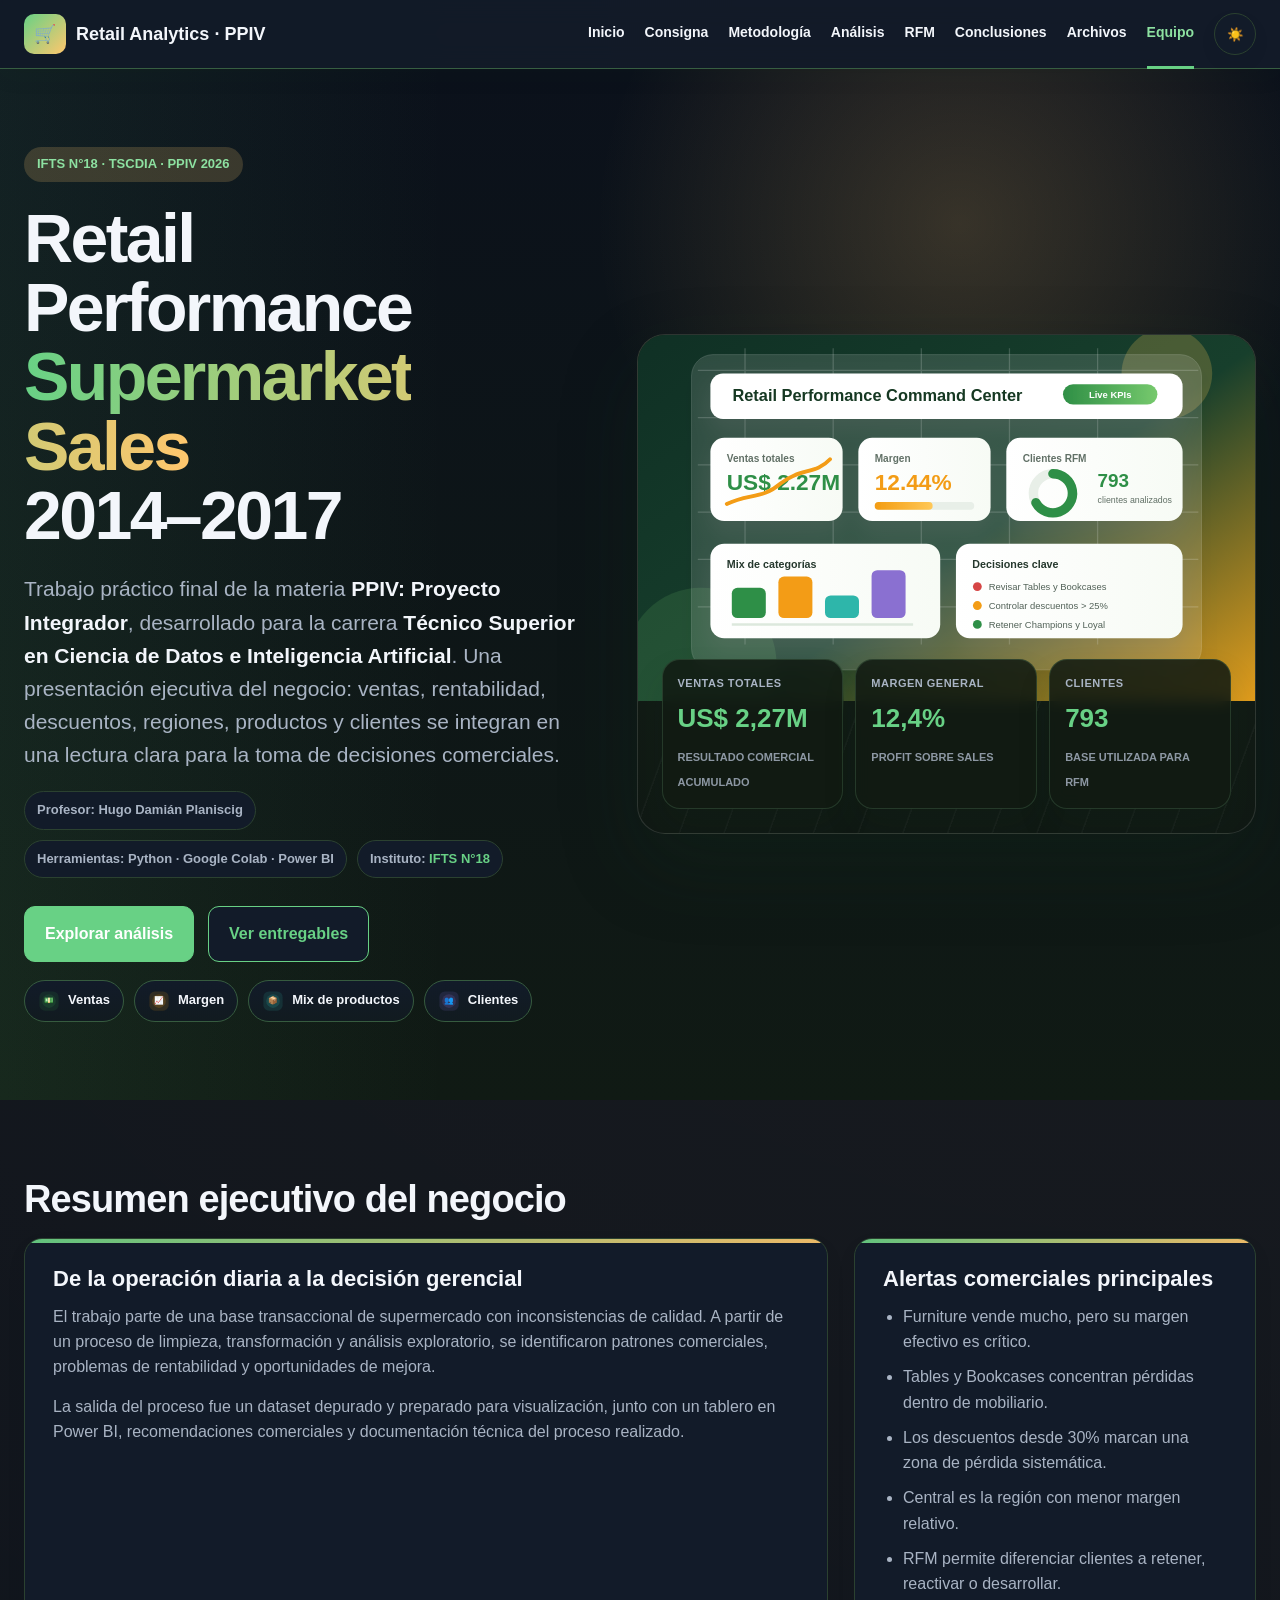
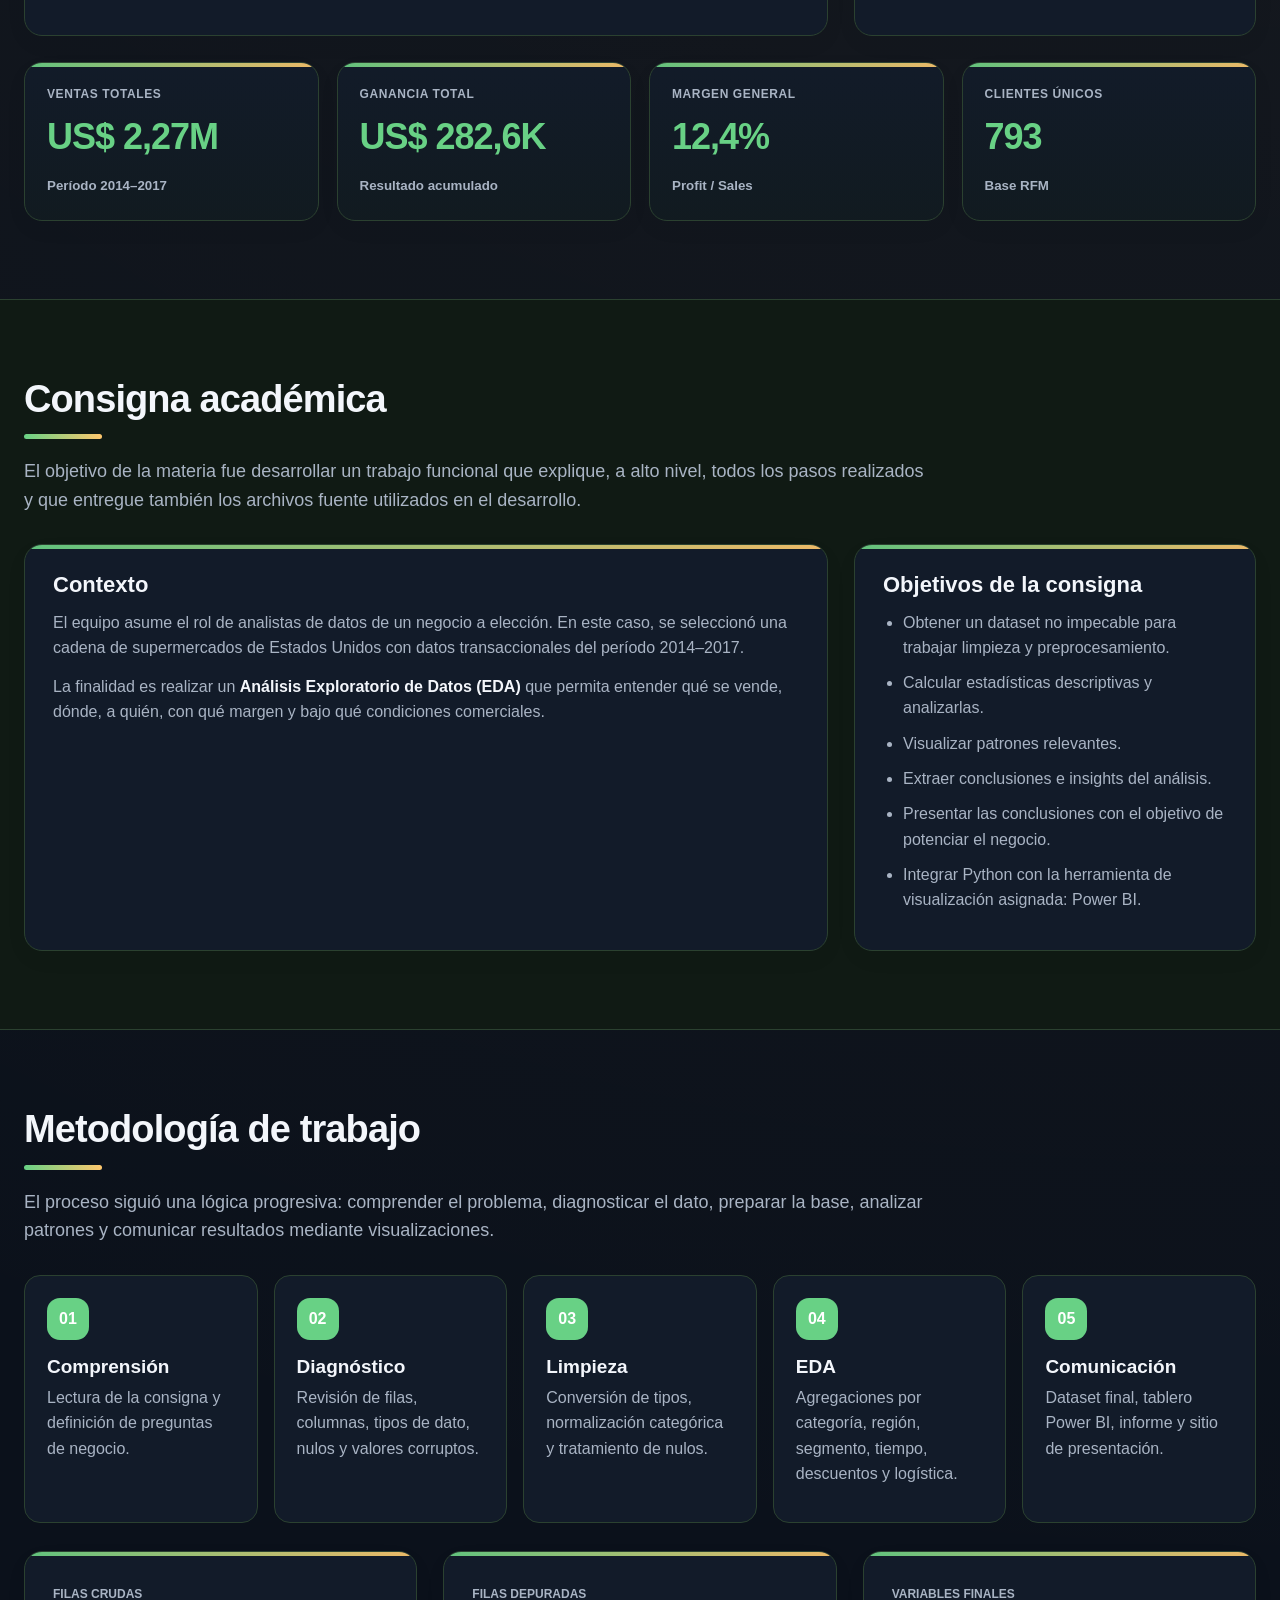
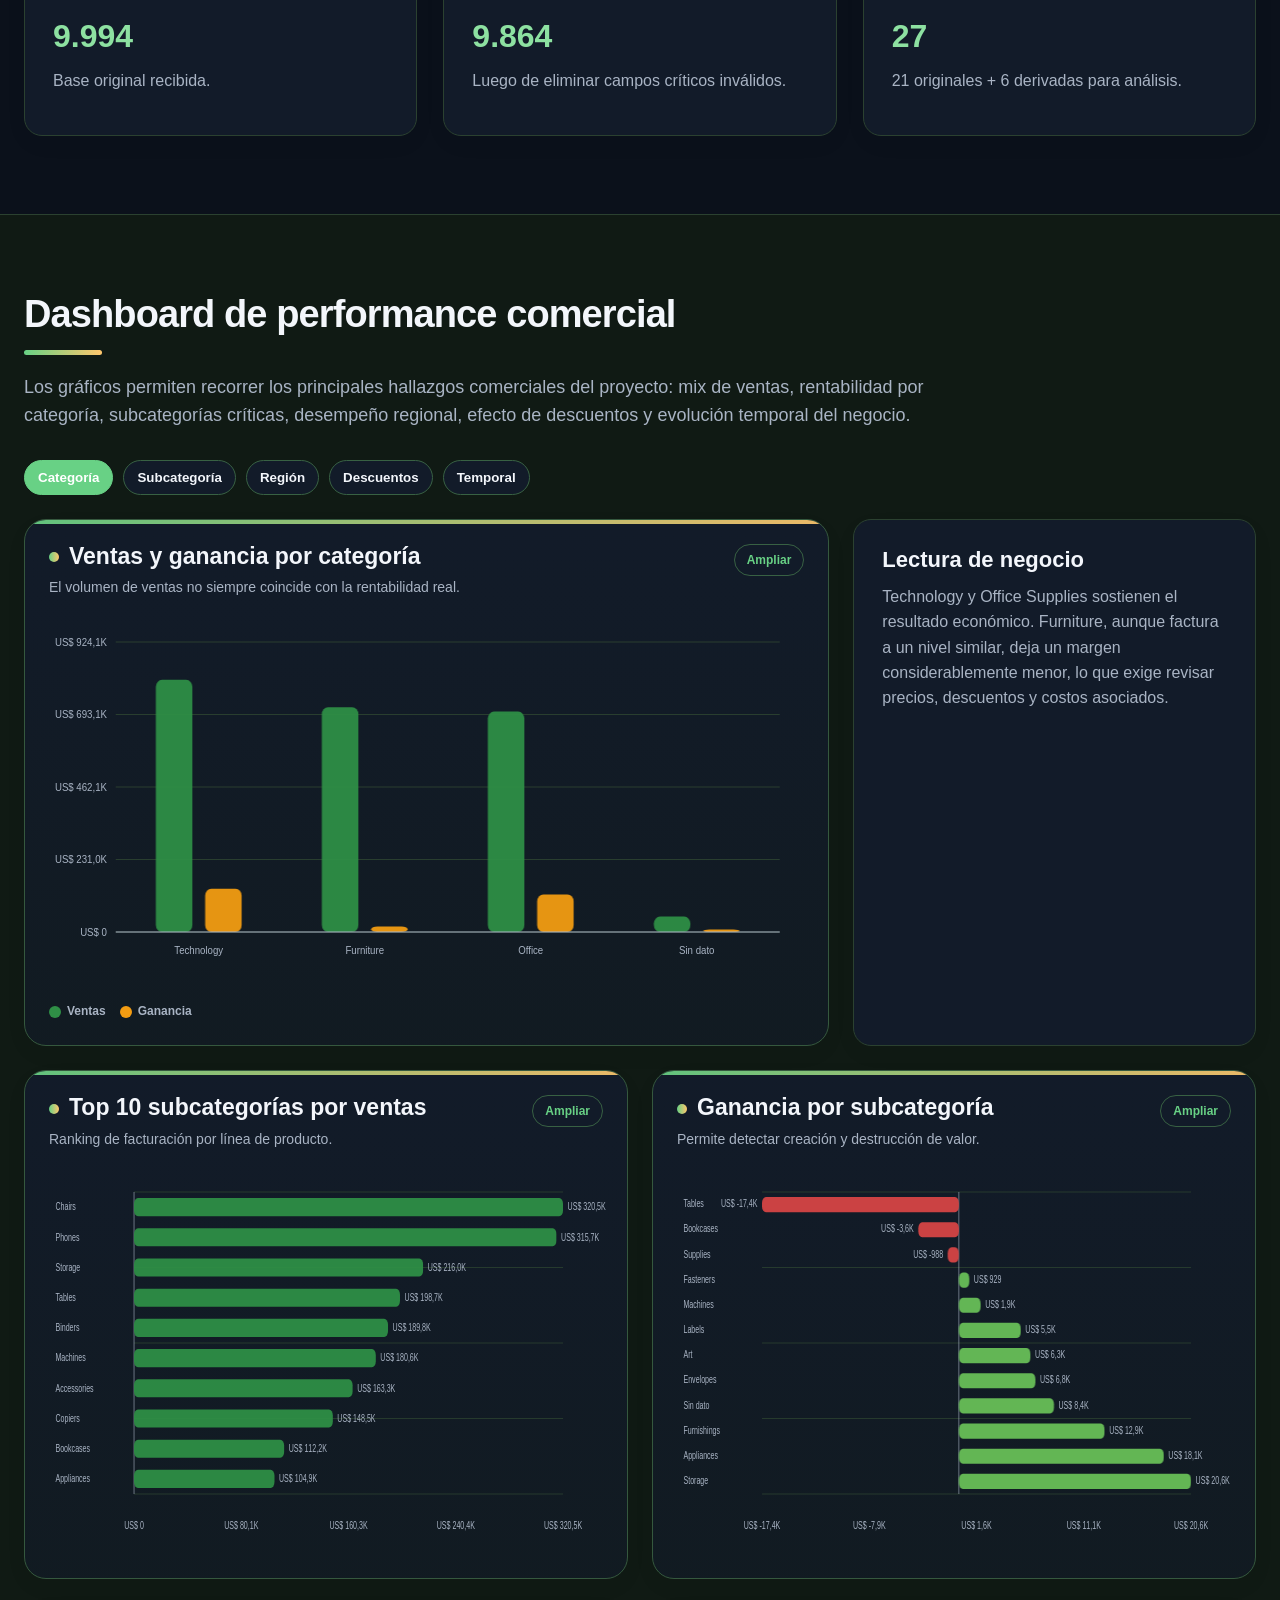
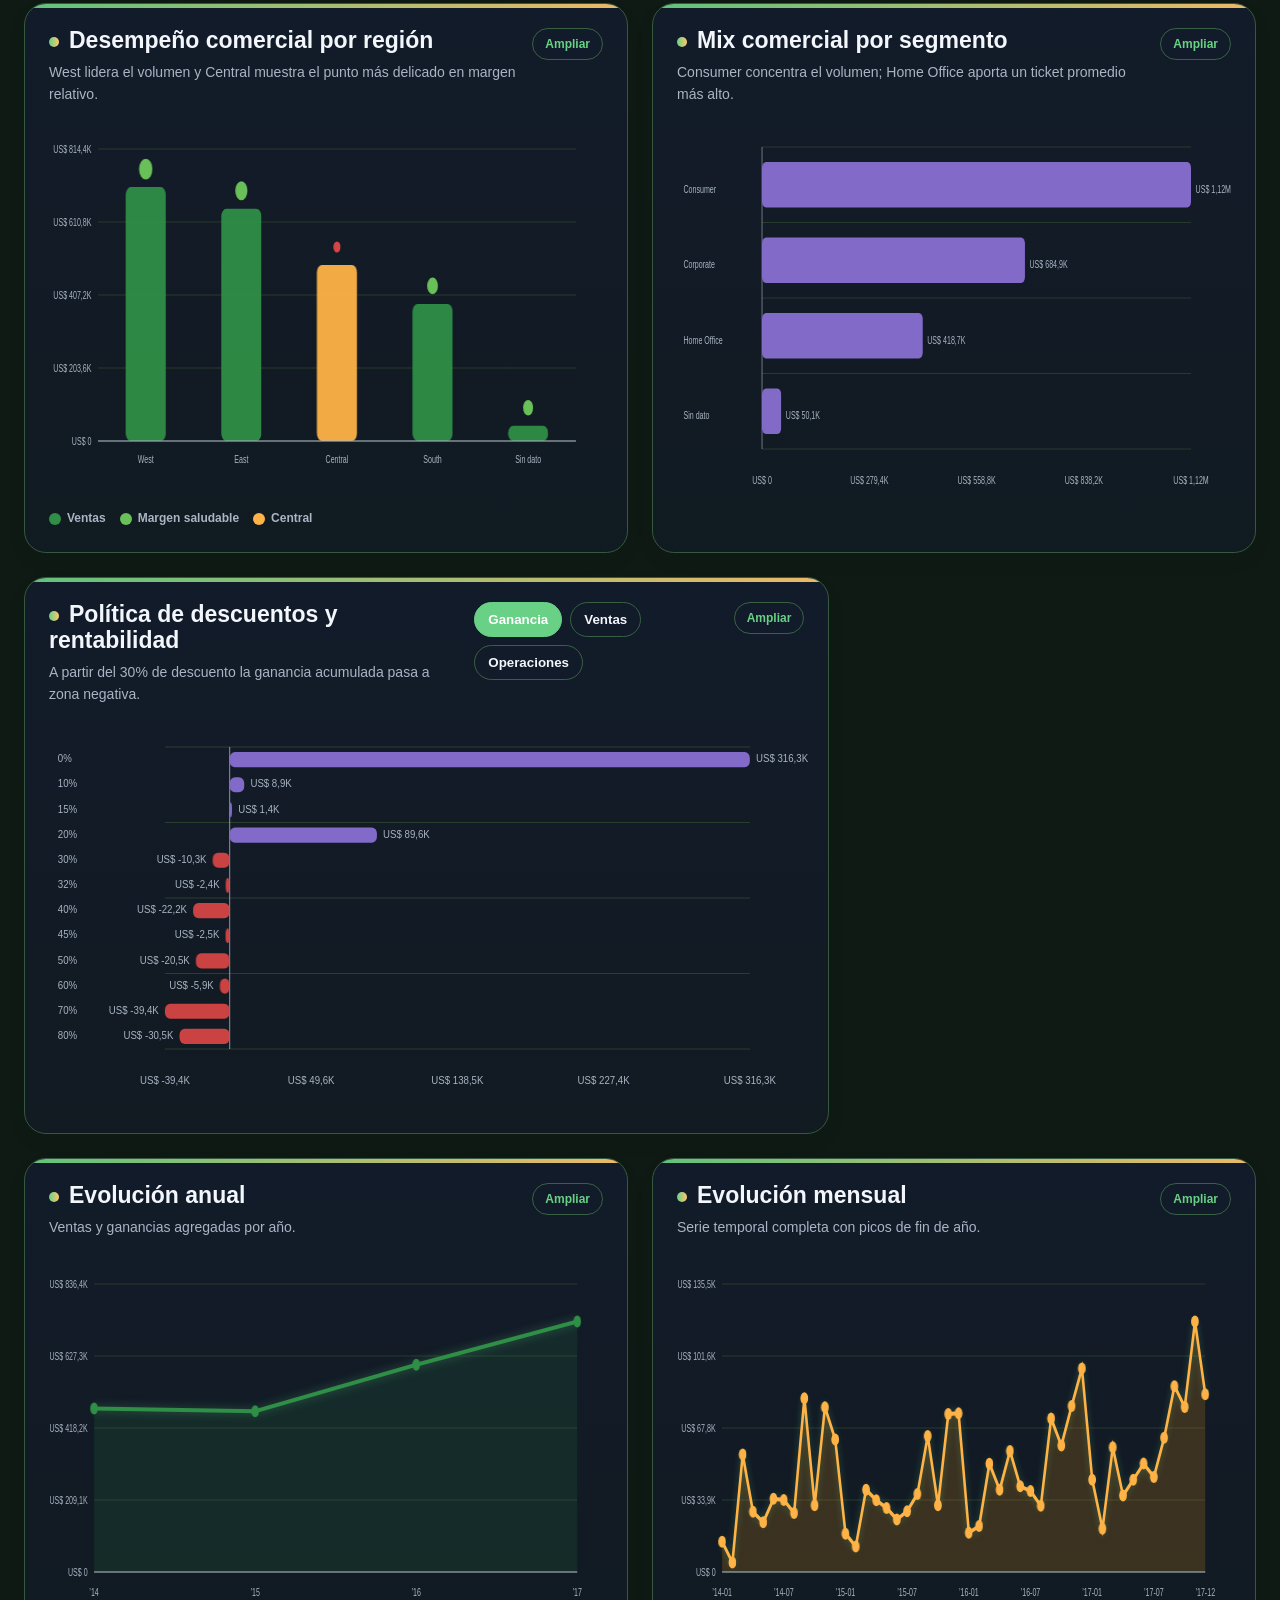
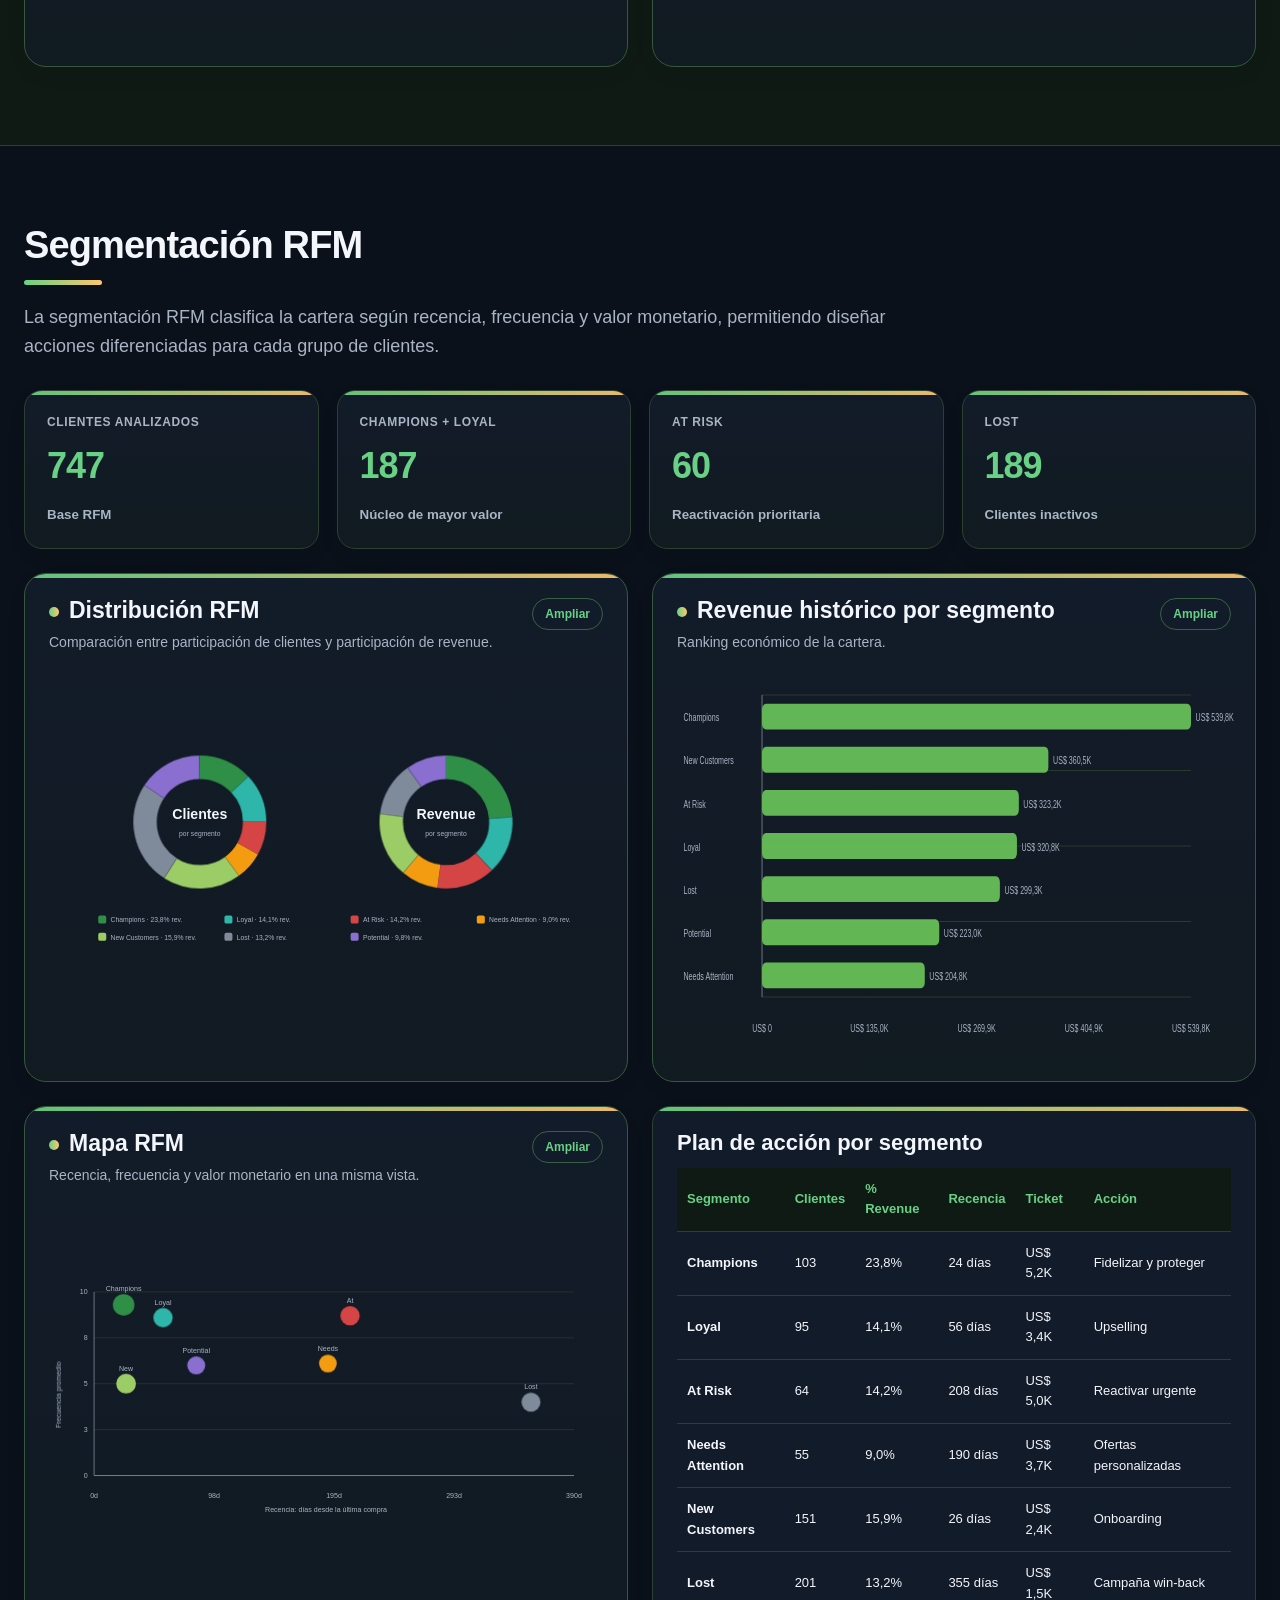
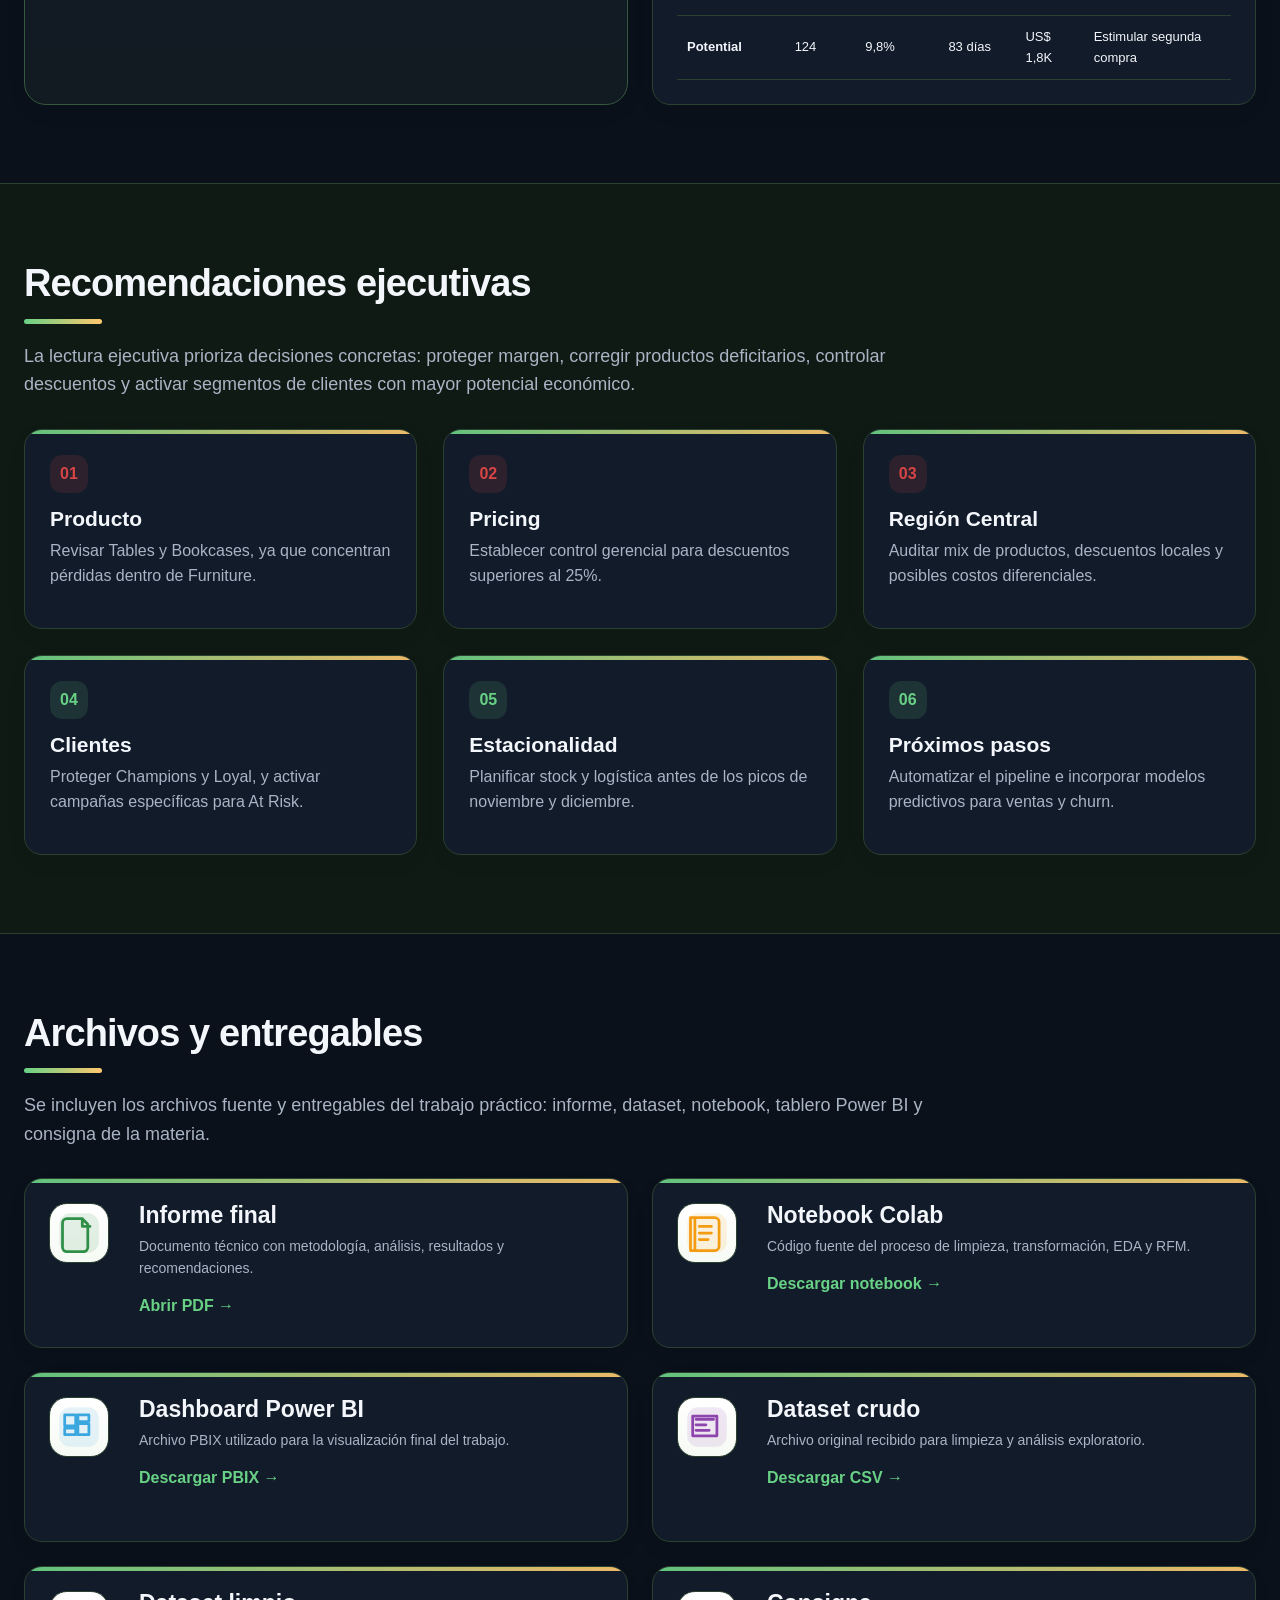
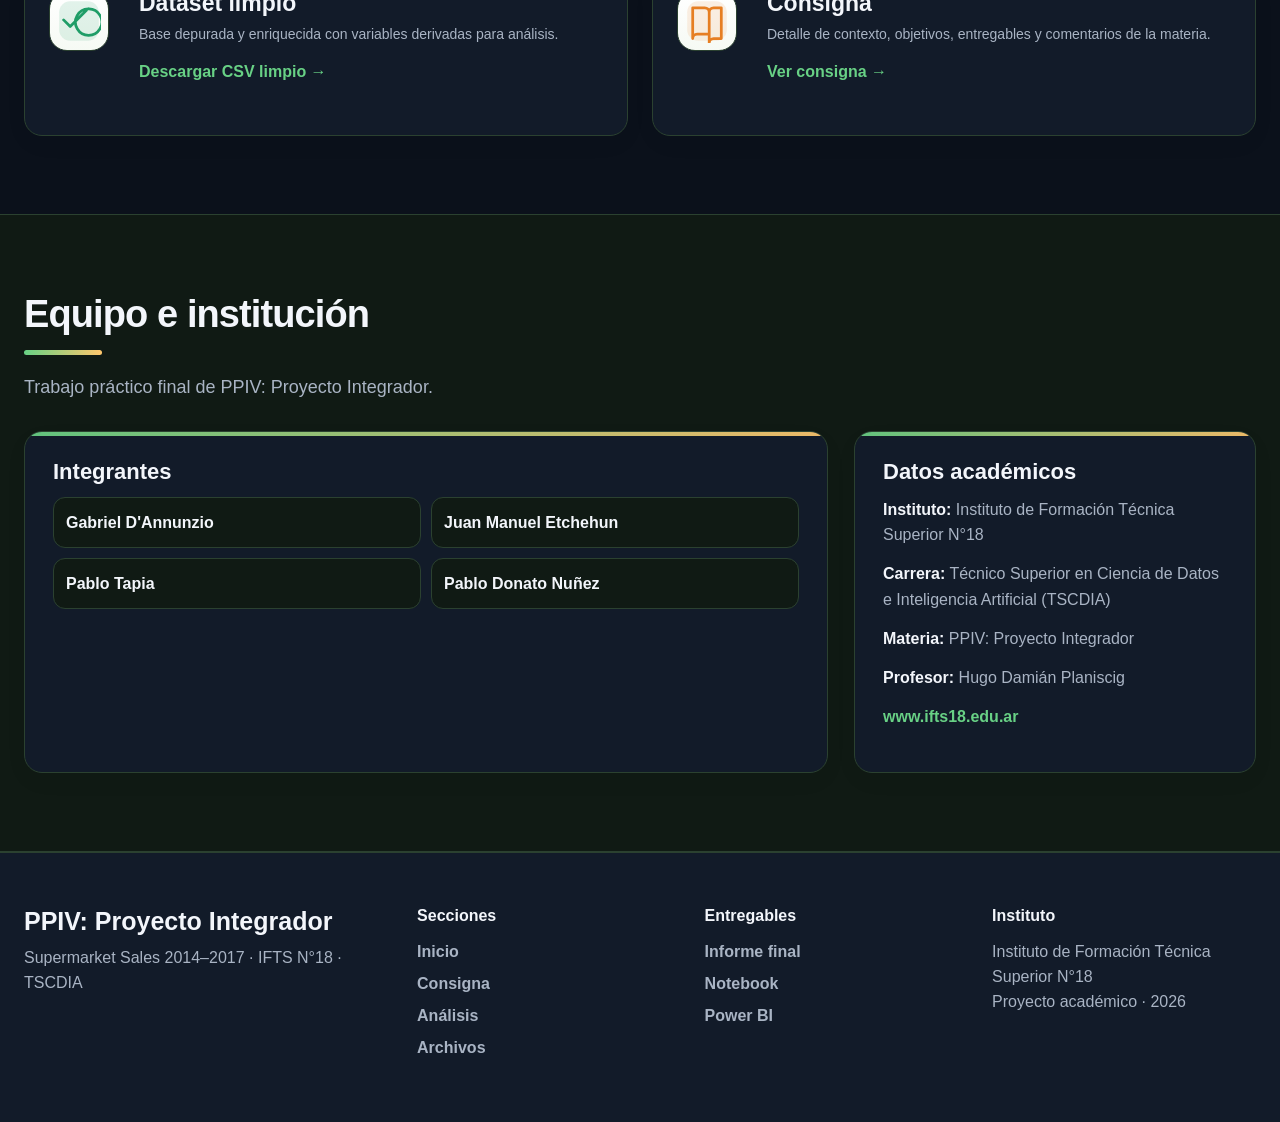
<file: index.html>
<!doctype html>
<html lang="es" data-theme="dark">
<head>
  <meta charset="utf-8" />
  <meta name="viewport" content="width=device-width, initial-scale=1" />
  <title>PPIV · Proyecto Integrador · Supermarket Sales · Executive Retail v6</title>
  <meta name="description" content="Trabajo práctico final de PPIV: Proyecto Integrador - IFTS N°18 - Supermarket Sales 2014-2017." />
  <link rel="icon" type="image/svg+xml" href="assets/img/favicon.svg" />
  <link rel="shortcut icon" href="assets/img/favicon.svg" />
  <link rel="stylesheet" href="assets/css/styles.css?v=6" />
</head>
<body>
  <header class="topbar">
    <nav class="nav">
      <a class="brand" href="#inicio">
        <span class="brand-mark">🛒</span>
        <span>Retail Analytics · PPIV</span>
      </a>
      <button id="mobileMenu" class="mobile-menu" type="button" aria-label="Abrir menú">Menú</button>
      <div id="navlinks" class="navlinks">
        <a href="#inicio">Inicio</a>
        <a href="#consigna">Consigna</a>
        <a href="#metodologia">Metodología</a>
        <a href="#dashboard">Análisis</a>
        <a href="#rfm">RFM</a>
        <a href="#conclusiones">Conclusiones</a>
        <a href="#archivos">Archivos</a>
        <a href="#equipo">Equipo</a>
        <button id="themeToggle" class="theme-toggle" type="button" aria-label="Cambiar tema">
          <span class="theme-icon" aria-hidden="true">🌙</span>
        </button>
      </div>
    </nav>
  </header>

  <main>
    <section id="inicio" class="section hero">
      <div class="wrap hero-grid">
        <div class="hero-copy reveal">
          <span class="eyebrow">IFTS N°18 · TSCDIA · PPIV 2026</span>
          <h1>Retail Performance<br><span>Supermarket Sales</span><br>2014–2017</h1>
          <p>
            Trabajo práctico final de la materia <strong>PPIV: Proyecto Integrador</strong>,
            desarrollado para la carrera <strong>Técnico Superior en Ciencia de Datos e Inteligencia Artificial</strong>.
            Una presentación ejecutiva del negocio: ventas, rentabilidad, descuentos, regiones, productos y clientes se integran en una lectura clara para la toma de decisiones comerciales.
          </p>
          <div class="meta-list">
            <span>Profesor: Hugo Damián Planiscig</span>
            <span>Herramientas: Python · Google Colab · Power BI</span>
            <span>Instituto: <a href="https://www.ifts18.edu.ar/" target="_blank" rel="noreferrer">IFTS N°18</a></span>
          </div>
          <div class="cta">
            <a class="btn primary" href="#dashboard">Explorar análisis</a>
            <a class="btn" href="#archivos">Ver entregables</a>
          </div>
          <div class="business-strip">
            <span class="business-chip"><img src="assets/img/icon-sales.svg" alt=""> Ventas</span>
            <span class="business-chip"><img src="assets/img/icon-margin.svg" alt=""> Margen</span>
            <span class="business-chip"><img src="assets/img/icon-products.svg" alt=""> Mix de productos</span>
            <span class="business-chip"><img src="assets/img/icon-customers.svg" alt=""> Clientes</span>
          </div>
        </div>
        <div class="hero-panel reveal">
          <div class="hero-card business-hero">
            <img class="hero-illustration" src="assets/img/hero-retail-command.svg" alt="Dashboard ejecutivo retail con métricas de ventas, margen y clientes" />
            <div class="hero-stats business-stats">
              <div><small>Ventas totales</small><b data-money="2271360.91">US$ 0</b><span>resultado comercial acumulado</span></div>
              <div><small>Margen general</small><b data-percent="12.44">0%</b><span>profit sobre sales</span></div>
              <div><small>Clientes</small><b data-count="793">0</b><span>base utilizada para RFM</span></div>
            </div>
          </div>
        </div>
      </div>
    </section>

    <section id="resumen" class="section">
      <div class="wrap">
        <h2>Resumen ejecutivo del negocio</h2>
        <div class="grid two">
          <article class="card reveal">
            <h3>De la operación diaria a la decisión gerencial</h3>
            <p>
              El trabajo parte de una base transaccional de supermercado con inconsistencias de calidad.
              A partir de un proceso de limpieza, transformación y análisis exploratorio, se identificaron
              patrones comerciales, problemas de rentabilidad y oportunidades de mejora.
            </p>
            <p>
              La salida del proceso fue un dataset depurado y preparado para visualización, junto con
              un tablero en Power BI, recomendaciones comerciales y documentación técnica del proceso realizado.
            </p>
          </article>
          <article class="card reveal">
            <h3>Alertas comerciales principales</h3>
            <ul class="clean-list">
              <li>Furniture vende mucho, pero su margen efectivo es crítico.</li>
              <li>Tables y Bookcases concentran pérdidas dentro de mobiliario.</li>
              <li>Los descuentos desde 30% marcan una zona de pérdida sistemática.</li>
              <li>Central es la región con menor margen relativo.</li>
              <li>RFM permite diferenciar clientes a retener, reactivar o desarrollar.</li>
            </ul>
          </article>
        </div>

        <div class="kpi-grid">
          <article class="kpi reveal"><span>Ventas totales</span><b data-money="2271360.91">US$ 0</b><small>Período 2014–2017</small></article>
          <article class="kpi reveal"><span>Ganancia total</span><b data-money="282578.15">US$ 0</b><small>Resultado acumulado</small></article>
          <article class="kpi reveal"><span>Margen general</span><b data-percent="12.44">0%</b><small>Profit / Sales</small></article>
          <article class="kpi reveal"><span>Clientes únicos</span><b data-count="793">0</b><small>Base RFM</small></article>
        </div>
      </div>
    </section>

    <section id="consigna" class="section band">
      <div class="wrap">
        <div class="section-head">
          <h2>Consigna académica</h2>
          <p>
            El objetivo de la materia fue desarrollar un trabajo funcional que explique, a alto nivel,
            todos los pasos realizados y que entregue también los archivos fuente utilizados en el desarrollo.
          </p>
        </div>
        <div class="grid two">
          <article class="card reveal">
            <h3>Contexto</h3>
            <p>
              El equipo asume el rol de analistas de datos de un negocio a elección. En este caso,
              se seleccionó una cadena de supermercados de Estados Unidos con datos transaccionales
              del período 2014–2017.
            </p>
            <p>
              La finalidad es realizar un <strong>Análisis Exploratorio de Datos (EDA)</strong> que permita
              entender qué se vende, dónde, a quién, con qué margen y bajo qué condiciones comerciales.
            </p>
          </article>
          <article class="card reveal">
            <h3>Objetivos de la consigna</h3>
            <ul class="clean-list">
              <li>Obtener un dataset no impecable para trabajar limpieza y preprocesamiento.</li>
              <li>Calcular estadísticas descriptivas y analizarlas.</li>
              <li>Visualizar patrones relevantes.</li>
              <li>Extraer conclusiones e insights del análisis.</li>
              <li>Presentar las conclusiones con el objetivo de potenciar el negocio.</li>
              <li>Integrar Python con la herramienta de visualización asignada: Power BI.</li>
            </ul>
          </article>
        </div>
      </div>
    </section>

    <section id="metodologia" class="section">
      <div class="wrap">
        <div class="section-head">
          <h2>Metodología de trabajo</h2>
          <p>
            El proceso siguió una lógica progresiva: comprender el problema, diagnosticar el dato,
            preparar la base, analizar patrones y comunicar resultados mediante visualizaciones.
          </p>
        </div>
        <div class="pipeline">
          <article class="step reveal" data-step="01">
            <h3>Comprensión</h3>
            <p>Lectura de la consigna y definición de preguntas de negocio.</p>
          </article>
          <article class="step reveal" data-step="02">
            <h3>Diagnóstico</h3>
            <p>Revisión de filas, columnas, tipos de dato, nulos y valores corruptos.</p>
          </article>
          <article class="step reveal" data-step="03">
            <h3>Limpieza</h3>
            <p>Conversión de tipos, normalización categórica y tratamiento de nulos.</p>
          </article>
          <article class="step reveal" data-step="04">
            <h3>EDA</h3>
            <p>Agregaciones por categoría, región, segmento, tiempo, descuentos y logística.</p>
          </article>
          <article class="step reveal" data-step="05">
            <h3>Comunicación</h3>
            <p>Dataset final, tablero Power BI, informe y sitio de presentación.</p>
          </article>
        </div>

        <div class="grid three compact">
          <article class="card metric reveal"><span>Filas crudas</span><b>9.994</b><p>Base original recibida.</p></article>
          <article class="card metric reveal"><span>Filas depuradas</span><b>9.864</b><p>Luego de eliminar campos críticos inválidos.</p></article>
          <article class="card metric reveal"><span>Variables finales</span><b>27</b><p>21 originales + 6 derivadas para análisis.</p></article>
        </div>
      </div>
    </section>

    <section id="dashboard" class="section band">
      <div class="wrap">
        <div class="section-head">
          <h2>Dashboard de performance comercial</h2>
          <p>
            Los gráficos permiten recorrer los principales hallazgos comerciales del proyecto: mix de ventas, rentabilidad por categoría,
            subcategorías críticas, desempeño regional, efecto de descuentos y evolución temporal del negocio.
          </p>
        </div>

        <div class="chart-toolbar reveal">
          <button class="chip active" data-target="#categoria">Categoría</button>
          <button class="chip" data-target="#subcategoria">Subcategoría</button>
          <button class="chip" data-target="#region">Región</button>
          <button class="chip" data-target="#descuentos">Descuentos</button>
          <button class="chip" data-target="#temporal">Temporal</button>
        </div>

        <div id="categoria" class="chart-group">
          <article class="chart-card reveal">
            <div class="chart-head">
              <div>
                <h3>Ventas y ganancia por categoría</h3>
                <p>El volumen de ventas no siempre coincide con la rentabilidad real.</p>
              </div>
              <button class="chart-open" data-chart="categoryChart">Ampliar</button>
            </div>
            <div id="categoryChart" class="chart"></div>
            <div id="categoryLegend" class="legend"></div>
          </article>
          <article class="insight-card reveal">
            <h3>Lectura de negocio</h3>
            <p>
              Technology y Office Supplies sostienen el resultado económico. Furniture, aunque factura a
              un nivel similar, deja un margen considerablemente menor, lo que exige revisar precios,
              descuentos y costos asociados.
            </p>
          </article>
        </div>

        <div id="subcategoria" class="chart-group split">
          <article class="chart-card reveal">
            <div class="chart-head"><div><h3>Top 10 subcategorías por ventas</h3><p>Ranking de facturación por línea de producto.</p></div><button class="chart-open" data-chart="subSalesChart">Ampliar</button></div>
            <div id="subSalesChart" class="chart"></div>
          </article>
          <article class="chart-card reveal">
            <div class="chart-head"><div><h3>Ganancia por subcategoría</h3><p>Permite detectar creación y destrucción de valor.</p></div><button class="chart-open" data-chart="subProfitChart">Ampliar</button></div>
            <div id="subProfitChart" class="chart"></div>
          </article>
        </div>

        <div id="region" class="chart-group split">
          <article class="chart-card reveal">
            <div class="chart-head"><div><h3>Desempeño comercial por región</h3><p>West lidera el volumen y Central muestra el punto más delicado en margen relativo.</p></div><button class="chart-open" data-chart="regionChart">Ampliar</button></div>
            <div id="regionChart" class="chart"></div>
            <div id="regionLegend" class="legend"></div>
          </article>
          <article class="chart-card reveal">
            <div class="chart-head"><div><h3>Mix comercial por segmento</h3><p>Consumer concentra el volumen; Home Office aporta un ticket promedio más alto.</p></div><button class="chart-open" data-chart="segmentChart">Ampliar</button></div>
            <div id="segmentChart" class="chart"></div>
          </article>
        </div>

        <div id="descuentos" class="chart-group">
          <article class="chart-card reveal">
            <div class="chart-head">
              <div>
                <h3>Política de descuentos y rentabilidad</h3>
                <p>A partir del 30% de descuento la ganancia acumulada pasa a zona negativa.</p>
              </div>
              <div class="mini-controls">
                <button class="mini active" data-discount-mode="profit">Ganancia</button>
                <button class="mini" data-discount-mode="sales">Ventas</button>
                <button class="mini" data-discount-mode="operations">Operaciones</button>
              </div>
              <button class="chart-open" data-chart="discountChart">Ampliar</button>
            </div>
            <div id="discountChart" class="chart"></div>
          </article>
        </div>

        <div id="temporal" class="chart-group split">
          <article class="chart-card reveal">
            <div class="chart-head"><div><h3>Evolución anual</h3><p>Ventas y ganancias agregadas por año.</p></div><button class="chart-open" data-chart="annualChart">Ampliar</button></div>
            <div id="annualChart" class="chart"></div>
          </article>
          <article class="chart-card reveal">
            <div class="chart-head"><div><h3>Evolución mensual</h3><p>Serie temporal completa con picos de fin de año.</p></div><button class="chart-open" data-chart="monthlyChart">Ampliar</button></div>
            <div id="monthlyChart" class="chart"></div>
          </article>
        </div>
      </div>
    </section>

    <section id="rfm" class="section">
      <div class="wrap">
        <div class="section-head">
          <h2>Segmentación RFM</h2>
          <p>
            La segmentación RFM clasifica la cartera según recencia, frecuencia y valor monetario,
            permitiendo diseñar acciones diferenciadas para cada grupo de clientes.
          </p>
        </div>

        <div class="kpi-grid">
          <article class="kpi reveal"><span>Clientes analizados</span><b data-count="793">0</b><small>Base RFM</small></article>
          <article class="kpi reveal"><span>Champions + Loyal</span><b data-count="198">0</b><small>Núcleo de mayor valor</small></article>
          <article class="kpi reveal"><span>At Risk</span><b data-count="64">0</b><small>Reactivación prioritaria</small></article>
          <article class="kpi reveal"><span>Lost</span><b data-count="201">0</b><small>Clientes inactivos</small></article>
        </div>

        <div class="chart-group split">
          <article class="chart-card reveal">
            <div class="chart-head"><div><h3>Distribución RFM</h3><p>Comparación entre participación de clientes y participación de revenue.</p></div><button class="chart-open" data-chart="rfmDonuts">Ampliar</button></div>
            <div id="rfmDonuts" class="chart chart-square"></div>
          </article>
          <article class="chart-card reveal">
            <div class="chart-head"><div><h3>Revenue histórico por segmento</h3><p>Ranking económico de la cartera.</p></div><button class="chart-open" data-chart="rfmRevenue">Ampliar</button></div>
            <div id="rfmRevenue" class="chart"></div>
          </article>
          <article class="chart-card reveal">
            <div class="chart-head"><div><h3>Mapa RFM</h3><p>Recencia, frecuencia y valor monetario en una misma vista.</p></div><button class="chart-open" data-chart="rfmScatter">Ampliar</button></div>
            <div id="rfmScatter" class="chart"></div>
          </article>
          <article class="card reveal table-card">
            <h3>Plan de acción por segmento</h3>
            <div class="table-wrap">
              <table id="rfmTable"></table>
            </div>
          </article>
        </div>
      </div>
    </section>

    <section id="conclusiones" class="section band">
      <div class="wrap">
        <div class="section-head">
          <h2>Recomendaciones ejecutivas</h2>
          <p>
            La lectura ejecutiva prioriza decisiones concretas: proteger margen, corregir productos deficitarios,
            controlar descuentos y activar segmentos de clientes con mayor potencial económico.
          </p>
        </div>
        <div class="grid three">
          <article class="finding reveal"><span>01</span><h3>Producto</h3><p>Revisar Tables y Bookcases, ya que concentran pérdidas dentro de Furniture.</p></article>
          <article class="finding reveal"><span>02</span><h3>Pricing</h3><p>Establecer control gerencial para descuentos superiores al 25%.</p></article>
          <article class="finding reveal"><span>03</span><h3>Región Central</h3><p>Auditar mix de productos, descuentos locales y posibles costos diferenciales.</p></article>
          <article class="finding reveal"><span>04</span><h3>Clientes</h3><p>Proteger Champions y Loyal, y activar campañas específicas para At Risk.</p></article>
          <article class="finding reveal"><span>05</span><h3>Estacionalidad</h3><p>Planificar stock y logística antes de los picos de noviembre y diciembre.</p></article>
          <article class="finding reveal"><span>06</span><h3>Próximos pasos</h3><p>Automatizar el pipeline e incorporar modelos predictivos para ventas y churn.</p></article>
        </div>
      </div>
    </section>

    <section id="archivos" class="section">
      <div class="wrap">
        <div class="section-head">
          <h2>Archivos y entregables</h2>
          <p>
            Se incluyen los archivos fuente y entregables del trabajo práctico: informe, dataset, notebook,
            tablero Power BI y consigna de la materia.
          </p>
        </div>
        <div class="file-grid">
          <article class="file-card reveal"><div class="file-icon"><img src="assets/img/icon-report.svg" alt="Informe"></div><div><h3>Informe final</h3><p>Documento técnico con metodología, análisis, resultados y recomendaciones.</p><a href="docs/informe-final-supermarket-sales.pdf" target="_blank">Abrir PDF →</a></div></article>
          <article class="file-card reveal"><div class="file-icon"><img src="assets/img/icon-notebook.svg" alt="Notebook"></div><div><h3>Notebook Colab</h3><p>Código fuente del proceso de limpieza, transformación, EDA y RFM.</p><a href="notebooks/notebook-proyecto-integrador.ipynb" target="_blank">Descargar notebook →</a></div></article>
          <article class="file-card reveal"><div class="file-icon"><img src="assets/img/icon-dashboard.svg" alt="Power BI"></div><div><h3>Dashboard Power BI</h3><p>Archivo PBIX utilizado para la visualización final del trabajo.</p><a href="powerbi/dashboard-powerbi.pbix" target="_blank">Descargar PBIX →</a></div></article>
          <article class="file-card reveal"><div class="file-icon"><img src="assets/img/icon-rawdata.svg" alt="Dataset crudo"></div><div><h3>Dataset crudo</h3><p>Archivo original recibido para limpieza y análisis exploratorio.</p><a href="data/df_sales_crudo.csv" target="_blank">Descargar CSV →</a></div></article>
          <article class="file-card reveal"><div class="file-icon"><img src="assets/img/icon-clean.svg" alt="Dataset limpio"></div><div><h3>Dataset limpio</h3><p>Base depurada y enriquecida con variables derivadas para análisis.</p><a href="data/df_sales_limpio_para_powerbi.csv" target="_blank">Descargar CSV limpio →</a></div></article>
          <article class="file-card reveal"><div class="file-icon"><img src="assets/img/icon-book.svg" alt="Consigna"></div><div><h3>Consigna</h3><p>Detalle de contexto, objetivos, entregables y comentarios de la materia.</p><a href="docs/consigna-ppiv-proyecto-integrador.md" target="_blank">Ver consigna →</a></div></article>
        </div>
      </div>
    </section>

    <section id="equipo" class="section band">
      <div class="wrap">
        <div class="section-head">
          <h2>Equipo e institución</h2>
          <p>Trabajo práctico final de PPIV: Proyecto Integrador.</p>
        </div>
        <div class="grid two">
          <article class="card reveal">
            <h3>Integrantes</h3>
            <div class="team-list">
              <span>Gabriel D'Annunzio</span>
              <span>Juan Manuel Etchehun</span>
              <span>Pablo Tapia</span>
              <span>Pablo Donato Nuñez</span>
            </div>
          </article>
          <article class="card reveal">
            <h3>Datos académicos</h3>
            <p><strong>Instituto:</strong> Instituto de Formación Técnica Superior N°18</p>
            <p><strong>Carrera:</strong> Técnico Superior en Ciencia de Datos e Inteligencia Artificial (TSCDIA)</p>
            <p><strong>Materia:</strong> PPIV: Proyecto Integrador</p>
            <p><strong>Profesor:</strong> Hugo Damián Planiscig</p>
            <p><a href="https://www.ifts18.edu.ar/" target="_blank" rel="noreferrer">www.ifts18.edu.ar</a></p>
          </article>
        </div>
      </div>
    </section>
  </main>

  <footer class="site-footer">
    <div class="wrap footer-grid">
      <div>
        <h3>PPIV: Proyecto Integrador</h3>
        <p>Supermarket Sales 2014–2017 · IFTS N°18 · TSCDIA</p>
      </div>
      <div>
        <h4>Secciones</h4>
        <a href="#inicio">Inicio</a>
        <a href="#consigna">Consigna</a>
        <a href="#dashboard">Análisis</a>
        <a href="#archivos">Archivos</a>
      </div>
      <div>
        <h4>Entregables</h4>
        <a href="docs/informe-final-supermarket-sales.pdf">Informe final</a>
        <a href="notebooks/notebook-proyecto-integrador.ipynb">Notebook</a>
        <a href="powerbi/dashboard-powerbi.pbix">Power BI</a>
      </div>
      <div>
        <h4>Instituto</h4>
        <p>Instituto de Formación Técnica Superior N°18<br>Proyecto académico · 2026</p>
      </div>
    </div>
  </footer>

  <div id="chartModal" class="modal" aria-hidden="true">
    <div class="modal-box" role="dialog" aria-modal="true">
      <div class="modal-head">
        <div>
          <h3 id="modalTitle">Gráfico ampliado</h3>
          <p id="modalDescription">Pasá el mouse sobre los elementos para ver el detalle.</p>
        </div>
        <div class="modal-actions">
          <button id="zoomOut" type="button">−</button>
          <button id="zoomValue" type="button">100%</button>
          <button id="zoomIn" type="button">+</button>
          <button id="closeModal" type="button">Cerrar</button>
        </div>
      </div>
      <div class="modal-body">
        <div id="modalChart" class="modal-chart"></div>
      </div>
    </div>
  </div>

  <div id="tooltip" class="tooltip"></div>

  <script src="assets/js/data.js?v=6"></script>
  <script src="assets/js/charts.js?v=6"></script>
  <script src="assets/js/main.js?v=6"></script>
</body>
</html>
</file>
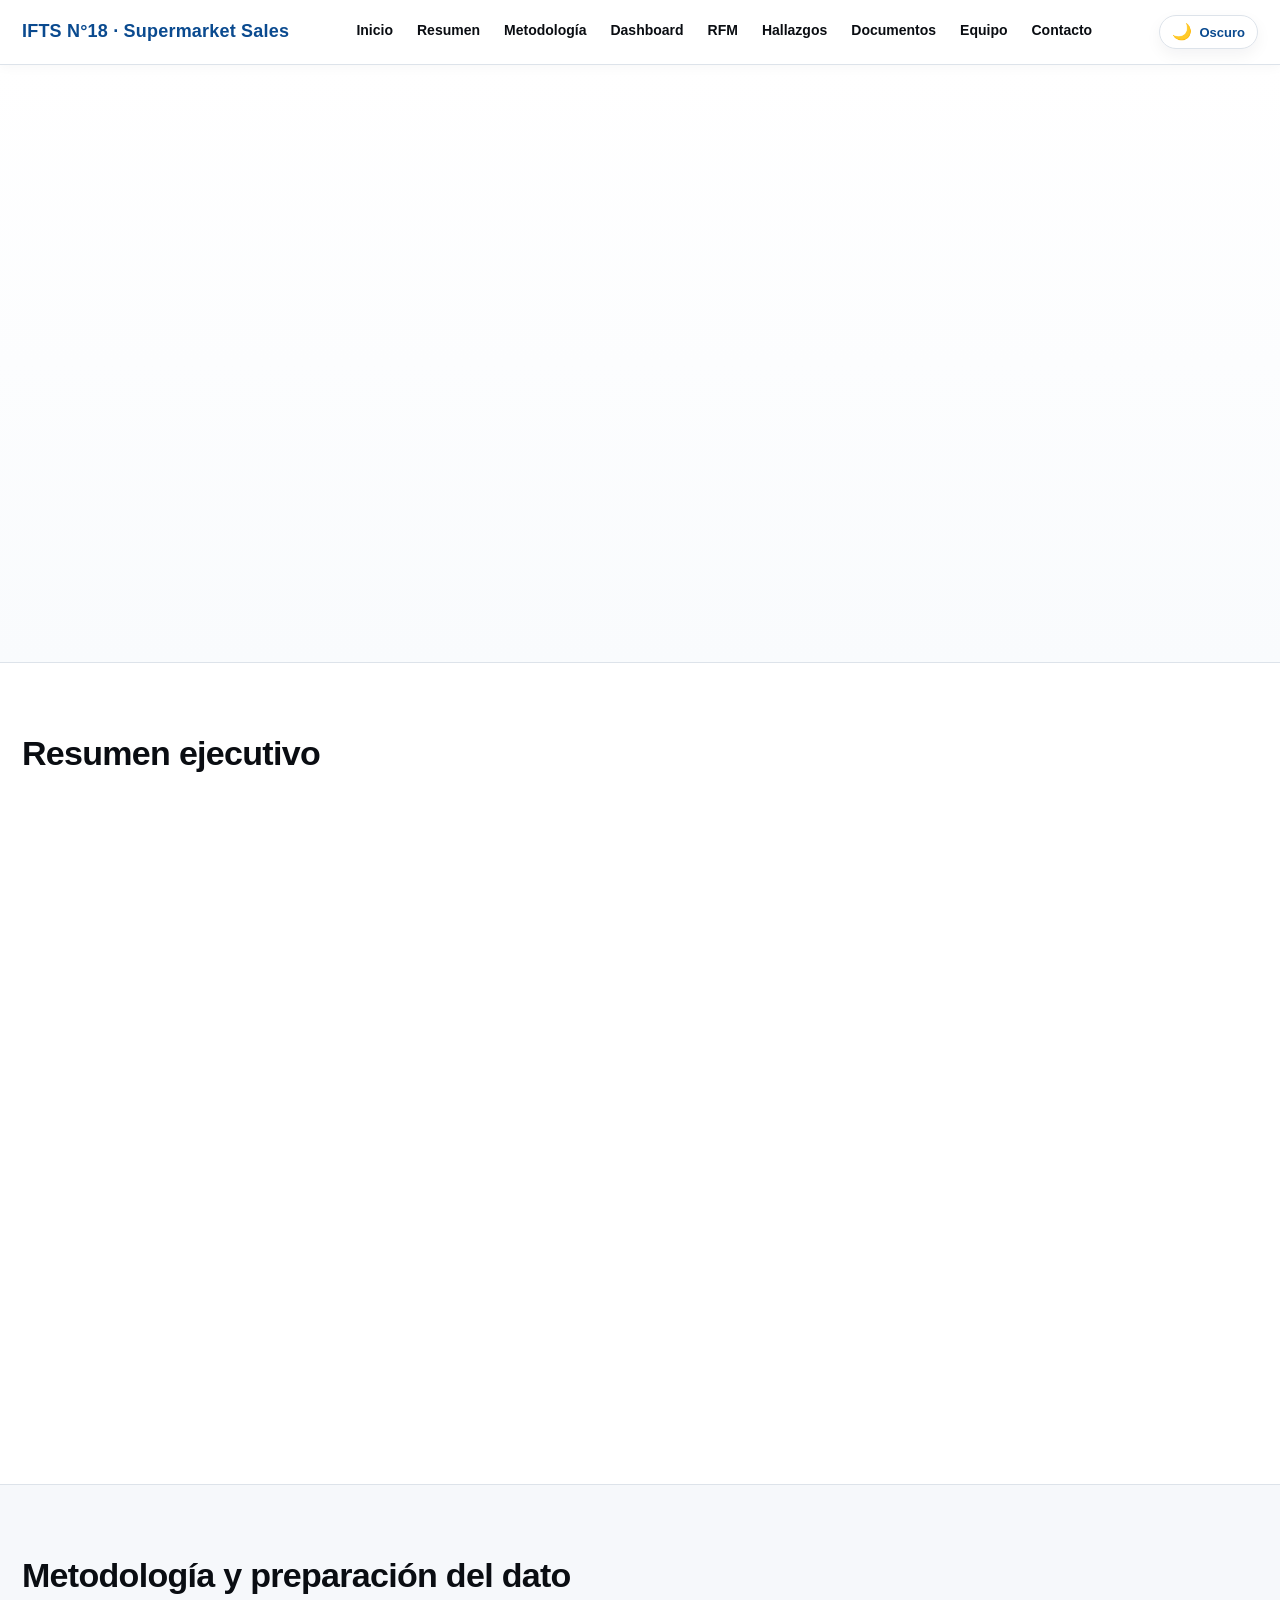
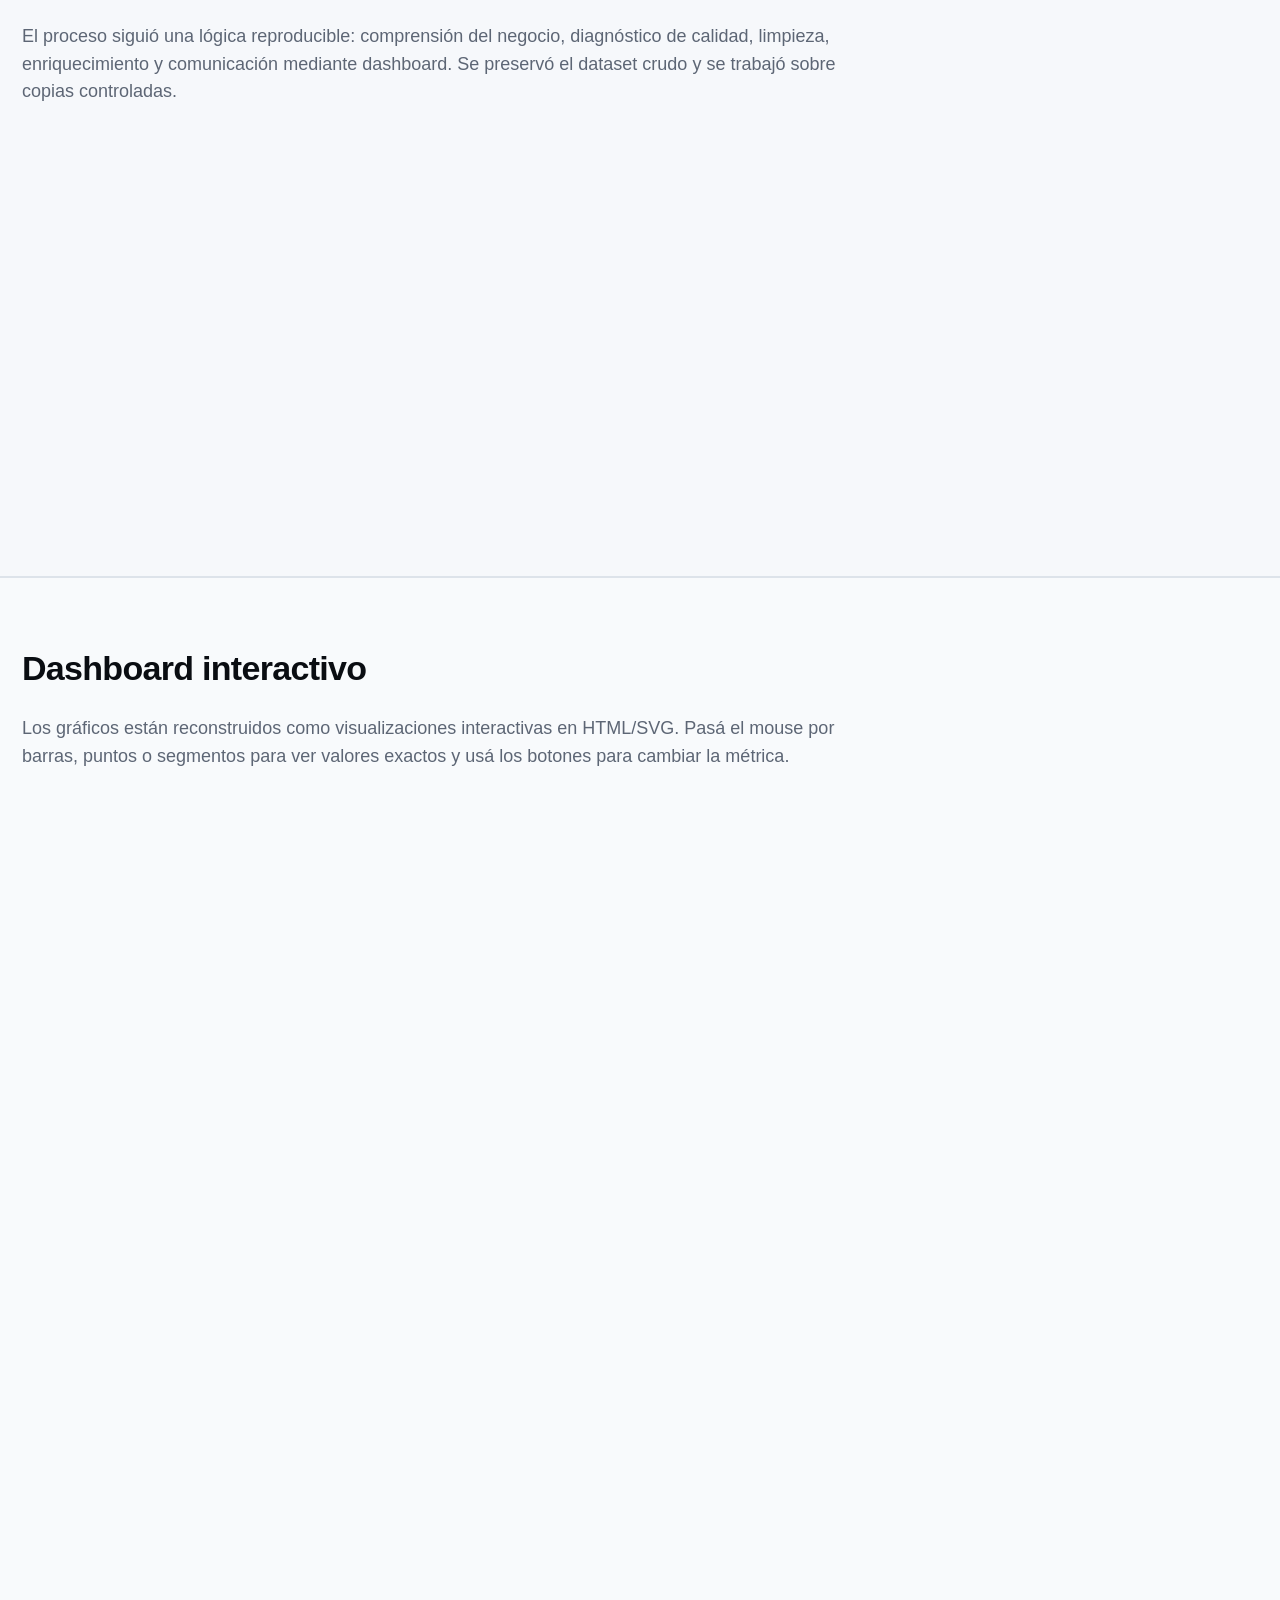
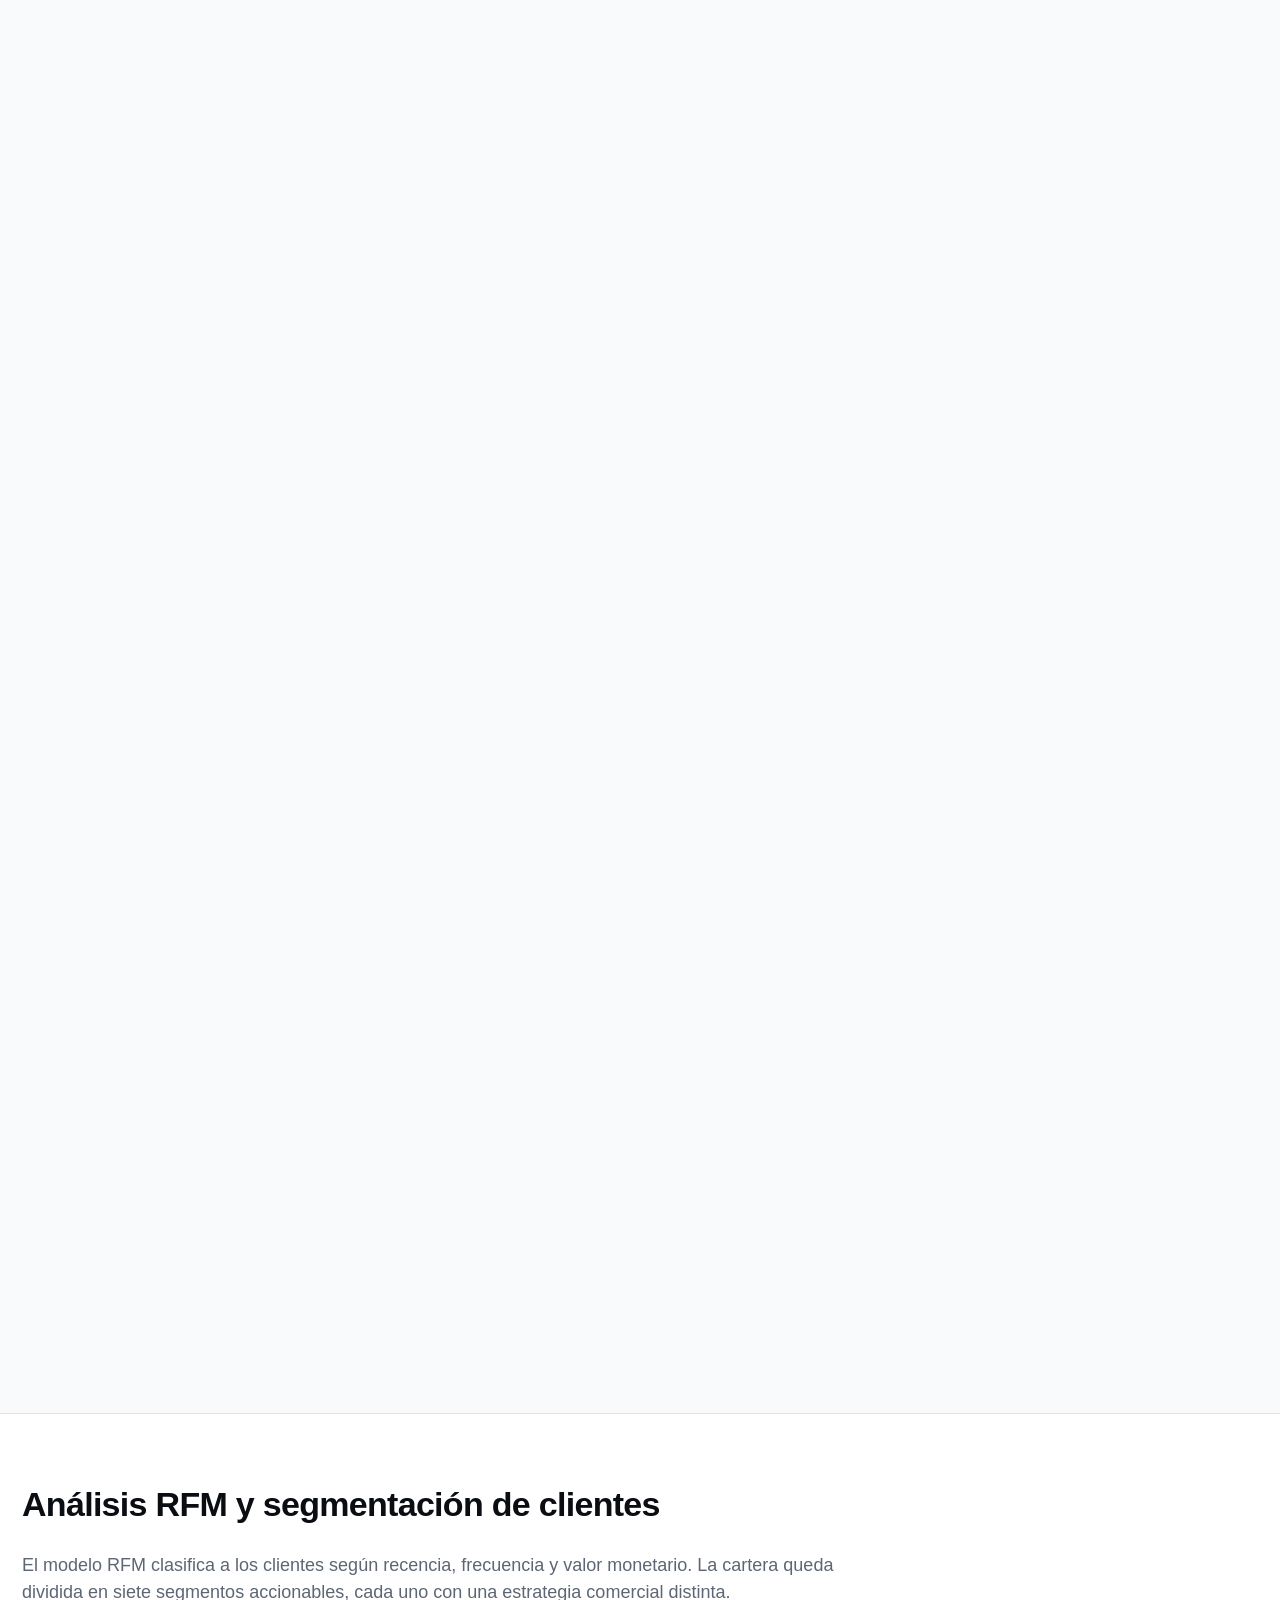
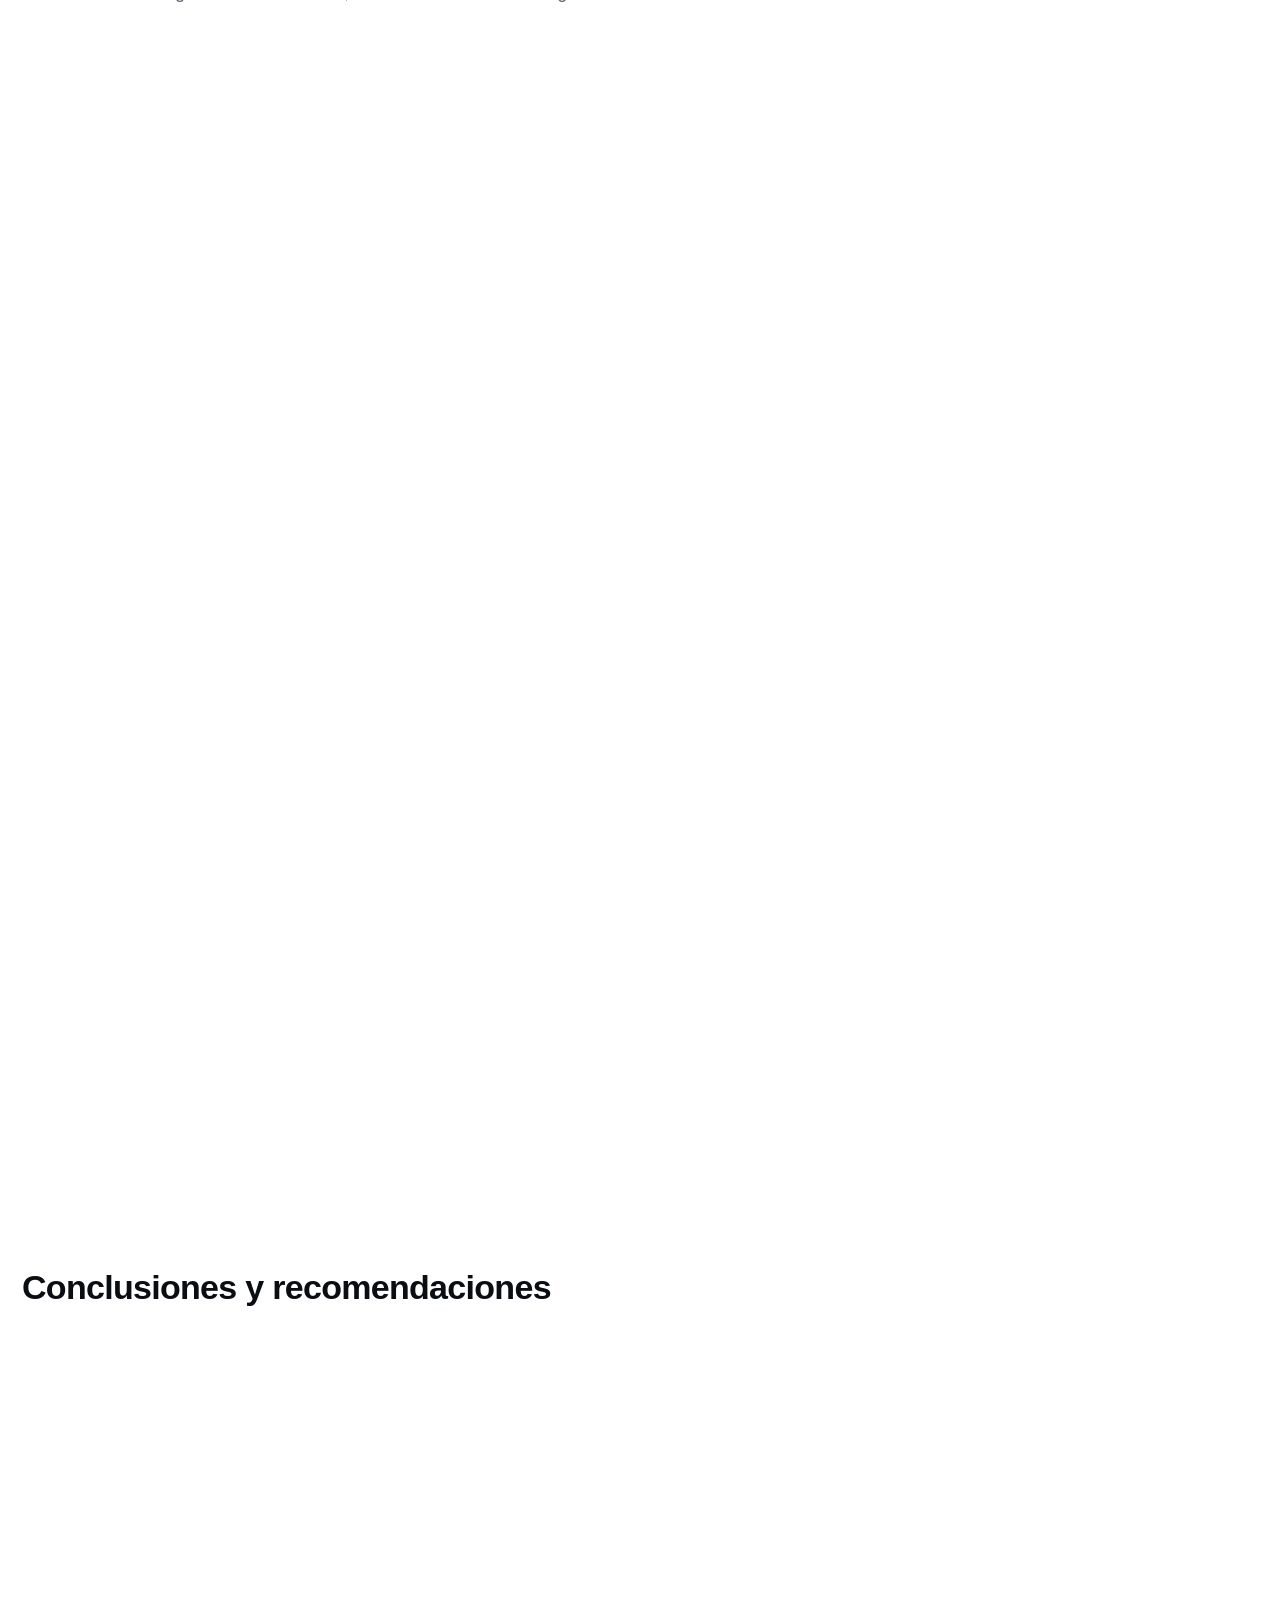
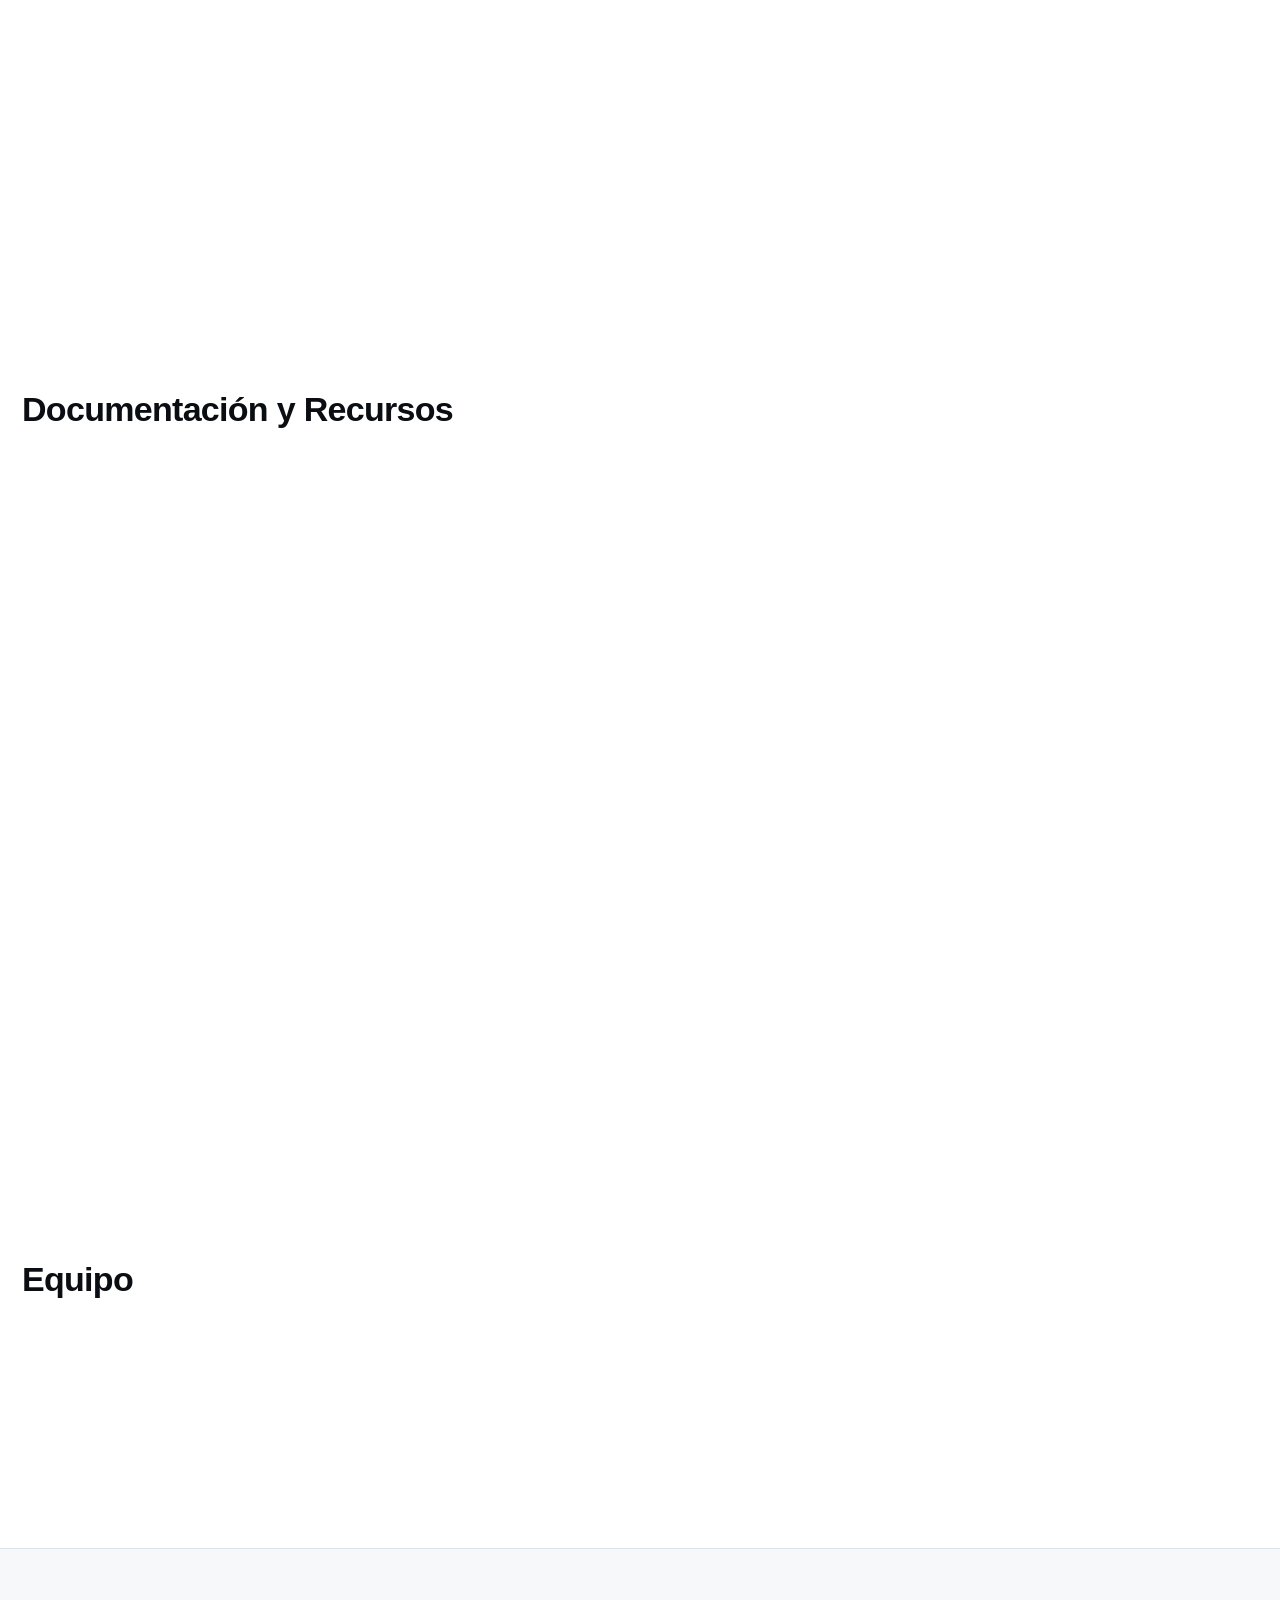
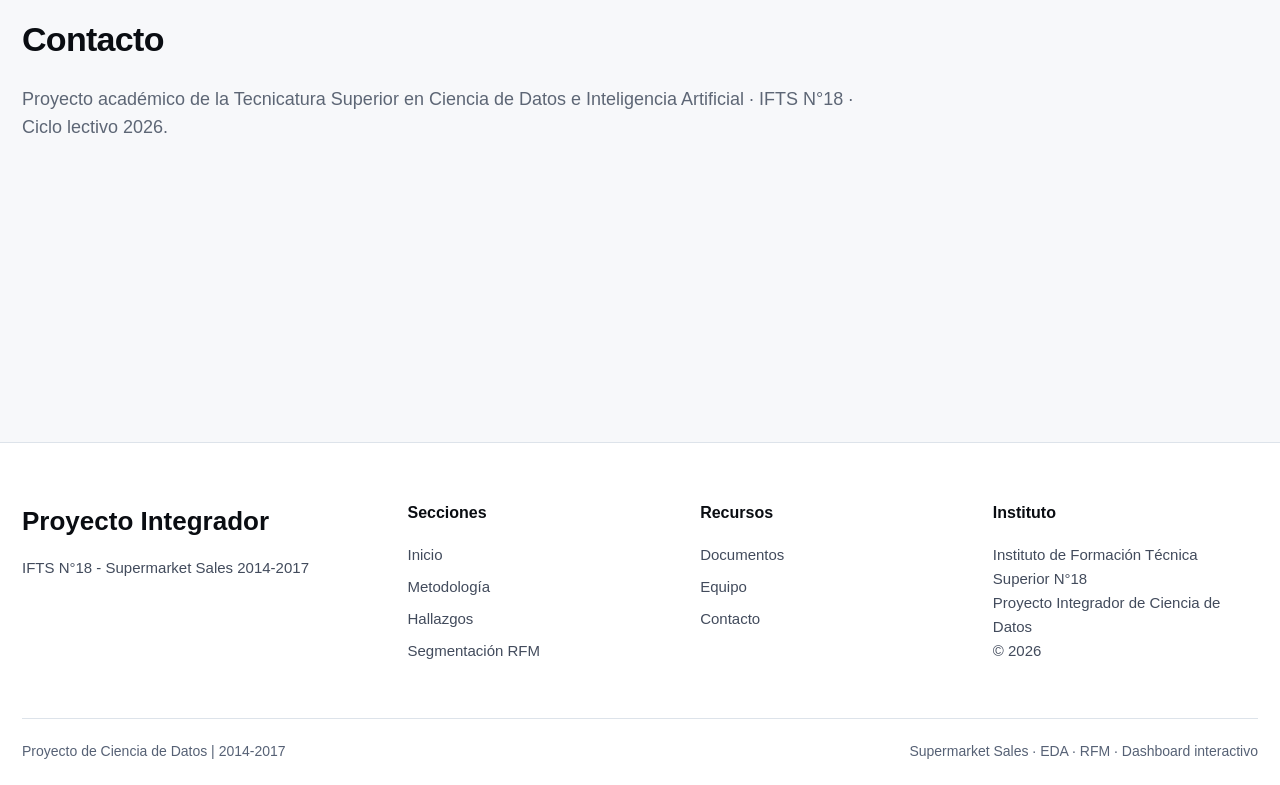
<file: index.before_donut_scale_fix.html>
<!doctype html>
<html lang="es">
<head>
  <meta charset="utf-8" />
  <meta name="viewport" content="width=device-width, initial-scale=1" />
  <title>IFTS N°18 · Supermarket Sales 2014-2017</title>
  <style>
    :root{
      --blue:#0a4a8f;--blue2:#063b73;--light:#f6f8fb;--ink:#0a0d12;--muted:#5d6675;--line:#dde3ea;
      --green:#1f9d67;--red:#d64545;--amber:#f2a93b;--violet:#6a5acd;--card:#fff;--shadow:0 16px 38px rgba(0,0,0,.09);
      --radius:16px;--max:1320px;
    }
    *{box-sizing:border-box} html{scroll-behavior:smooth} body{margin:0;font-family:Inter,Segoe UI,Roboto,Arial,sans-serif;background:#fff;color:var(--ink);line-height:1.55}
    a{color:inherit;text-decoration:none}.topbar{position:sticky;top:0;z-index:50;background:rgba(255,255,255,.92);backdrop-filter:blur(10px);border-bottom:1px solid var(--line)}
    .nav{max-width:var(--max);margin:auto;height:64px;display:flex;align-items:center;justify-content:space-between;padding:0 22px}.brand{font-weight:800;color:var(--blue);font-size:18px;letter-spacing:.2px}.navlinks{display:flex;gap:24px;font-weight:700;font-size:14px}.navlinks a{padding:20px 0;border-bottom:3px solid transparent}.navlinks a.active,.navlinks a:hover{color:var(--blue);border-bottom-color:var(--blue)}
    .mobileMenu{display:none;border:1px solid var(--line);background:#fff;border-radius:10px;padding:8px 10px;font-weight:800;color:var(--blue)}
    .section{scroll-margin-top:82px}.wrap{max-width:var(--max);margin:auto;padding:72px 22px}.hero{background:linear-gradient(180deg,#fff 0%,#f8fafc 100%);border-bottom:1px solid var(--line)}.heroGrid{display:grid;grid-template-columns:1.03fr .97fr;gap:64px;align-items:center;min-height:520px}.eyebrow{display:inline-flex;gap:8px;align-items:center;background:#eaf2fc;color:var(--blue);font-weight:800;border-radius:999px;padding:7px 12px;font-size:13px}.hero h1{font-size:58px;line-height:1.05;margin:22px 0 20px;letter-spacing:-2px}.hero h1 span{color:var(--blue)}.hero p{font-size:20px;color:var(--muted);max-width:610px}.cta{display:flex;gap:14px;margin-top:28px;flex-wrap:wrap}.btn{border:1px solid var(--blue);border-radius:10px;padding:14px 20px;font-weight:800;background:#fff;color:var(--blue);cursor:pointer}.btn.primary{background:var(--blue);color:white}.btn:hover{transform:translateY(-1px);box-shadow:0 8px 18px rgba(10,74,143,.14)}
    .heroCard{height:300px;border-radius:14px;background:radial-gradient(circle at 70% 20%,#62cdf6 0 2px,transparent 3px),linear-gradient(145deg,#0c2b4b,#123e68 48%,#08223e);box-shadow:var(--shadow);position:relative;overflow:hidden}.heroCard:before{content:"";position:absolute;inset:0;background:repeating-linear-gradient(100deg,transparent 0 38px,rgba(255,255,255,.05) 39px 40px);opacity:.45}.wave{position:absolute;left:-30px;right:-30px;top:70px;height:160px}.barMesh{position:absolute;right:55px;bottom:35px;display:flex;gap:5px;align-items:end}.barMesh span{width:7px;background:#56b8ee;border-radius:4px 4px 0 0;opacity:.8}.dotline{position:absolute;inset:0}.dotline svg{width:100%;height:100%}
    h2{font-size:34px;line-height:1.1;margin:0 0 28px;letter-spacing:-.7px}.lead{font-size:18px;color:var(--muted);max-width:840px}.grid2{display:grid;grid-template-columns:2fr 1fr;gap:28px}.grid3{display:grid;grid-template-columns:repeat(3,1fr);gap:22px}.grid4{display:grid;grid-template-columns:repeat(4,1fr);gap:16px}.card{background:var(--card);border:1px solid var(--line);border-radius:var(--radius);padding:26px;box-shadow:0 8px 24px rgba(10,20,40,.035)}.card h3{margin:0 0 12px;font-size:20px}.muted{color:var(--muted)}.kpi{padding:20px}.kpi .value{font-size:30px;font-weight:900;color:var(--blue);letter-spacing:-.5px}.kpi .label{font-size:13px;color:var(--muted);font-weight:800;text-transform:uppercase;letter-spacing:.5px}.kpi small{color:var(--muted)}
    .insights li{margin:0 0 14px}.pillRow{display:flex;gap:10px;flex-wrap:wrap}.pill{display:inline-flex;align-items:center;gap:7px;border:1px solid var(--line);background:#fff;border-radius:999px;padding:8px 12px;font-weight:800;font-size:13px}.pill.good{color:var(--green);background:#eefaf4;border-color:#d6f1e2}.pill.bad{color:var(--red);background:#fff0f0;border-color:#ffd1d1}.pill.warn{color:#9d6500;background:#fff6e8;border-color:#ffe1a6}.pipeline{display:grid;grid-template-columns:repeat(5,1fr);gap:14px;margin-top:32px}.step{border:1px solid var(--line);border-radius:14px;padding:18px;background:#fff;position:relative}.step b{display:block;color:var(--blue);font-size:15px}.step span{font-size:13px;color:var(--muted)}.step:before{content:attr(data-n);display:grid;place-items:center;width:32px;height:32px;border-radius:10px;background:var(--blue);color:#fff;font-weight:900;margin-bottom:12px}.method{background:var(--light);border-top:1px solid var(--line);border-bottom:1px solid var(--line)}
    .dash{background:#f8fafc;border-top:1px solid var(--line);border-bottom:1px solid var(--line)}.dashboardShell{display:grid;grid-template-columns:230px 1fr;gap:24px;align-items:start}.sidePanel{position:sticky;top:86px;background:#fff;border:1px solid var(--line);border-radius:16px;padding:18px}.sidePanel h3{margin:0 0 14px}.filterBtn,.tabBtn{width:100%;text-align:left;border:1px solid var(--line);background:#fff;border-radius:10px;padding:11px 12px;margin-bottom:8px;font-weight:800;cursor:pointer;color:#172033}.filterBtn.active,.tabBtn.active{background:var(--blue);color:#fff;border-color:var(--blue)}.dashGrid{display:grid;grid-template-columns:1fr 1fr;gap:22px}.chartCard{min-height:430px}.chartHead{display:flex;justify-content:space-between;gap:12px;align-items:flex-start;margin-bottom:14px}.chartHead h3{margin:0;font-size:19px}.controls{display:flex;gap:8px;flex-wrap:wrap}.miniBtn{border:1px solid var(--line);background:#fff;border-radius:999px;padding:7px 11px;font-weight:800;font-size:12px;cursor:pointer}.miniBtn.active{background:#0f4e8c;color:#fff;border-color:#0f4e8c}.chart{height:305px;width:100%;position:relative}.chart svg{width:100%;height:100%;overflow:visible}.axis text,.labelText{font-size:11px;fill:#596579}.tickLine{stroke:#e8edf3;stroke-width:1}.zeroLine{stroke:#8792a2;stroke-width:1.2}.bar{transition:opacity .2s,filter .2s}.bar:hover,.point:hover,.bubble:hover,.slice:hover{filter:brightness(.92);cursor:pointer}.legend{display:flex;gap:14px;align-items:center;flex-wrap:wrap;font-size:12px;color:var(--muted);font-weight:800;margin-top:8px}.leg{display:inline-flex;gap:6px;align-items:center}.sw{width:12px;height:12px;border-radius:3px;display:inline-block}.tooltip{position:fixed;pointer-events:none;background:#111827;color:#fff;padding:10px 12px;border-radius:10px;font-size:12px;line-height:1.35;box-shadow:0 10px 24px rgba(0,0,0,.22);opacity:0;transform:translate(-50%,-120%);z-index:999;max-width:260px}.tableWrap{overflow:auto}.dataTable{width:100%;border-collapse:collapse;font-size:13px}.dataTable th,.dataTable td{padding:11px 9px;border-bottom:1px solid var(--line);text-align:left}.dataTable th{color:var(--blue);background:#f0f5fb;position:sticky;top:0}.goodTxt{color:var(--green);font-weight:900}.badTxt{color:var(--red);font-weight:900}.warnTxt{color:#b57400;font-weight:900}
    .findings{background:#fff}.findingGrid{display:grid;grid-template-columns:repeat(3,1fr);gap:22px}.finding{position:relative;overflow:hidden}.finding:before{content:"";position:absolute;inset:0 0 auto 0;height:5px;background:var(--blue)}.finding h3{padding-top:8px}.icon{width:44px;height:44px;border-radius:12px;background:#eaf2fc;display:grid;place-items:center;color:var(--blue);font-size:22px;margin-bottom:14px}.docs{background:#fff}.docGrid{display:grid;grid-template-columns:1fr 1fr;gap:22px}.docCard{display:grid;grid-template-columns:52px 1fr;gap:16px;align-items:start}.docIcon{width:46px;height:46px;border-radius:12px;background:#edf2f7;display:grid;place-items:center;font-size:22px}.docCard a{color:var(--blue);font-weight:900}.teamGrid{display:grid;grid-template-columns:repeat(4,1fr);gap:16px}.member{text-align:center}.avatar{width:58px;height:58px;border-radius:50%;display:grid;place-items:center;margin:0 auto 12px;background:linear-gradient(145deg,#eaf2fc,#dbeafe);color:var(--blue);font-weight:900;font-size:22px}.contact{background:#f7f8fa;border-top:1px solid var(--line)}.footer{padding:28px 22px;text-align:center;color:var(--muted);font-size:13px;border-top:1px solid var(--line)}
    .fadeUp{opacity:0;transform:translateY(24px);transition:all .7s ease}.fadeUp.in{opacity:1;transform:none}.caption{font-size:13px;color:var(--muted);margin-top:10px}.sectionDivider{height:1px;background:var(--line);margin:26px 0}.qualityGrid{display:grid;grid-template-columns:repeat(3,1fr);gap:16px}.quality{background:#fff;border:1px solid var(--line);border-radius:14px;padding:18px}.quality b{font-size:26px;color:var(--blue)}
    @media(max-width:980px){.heroGrid,.grid2,.dashboardShell,.dashGrid,.docGrid{grid-template-columns:1fr}.grid4,.grid3,.findingGrid,.teamGrid,.pipeline,.qualityGrid{grid-template-columns:1fr 1fr}.sidePanel{position:relative;top:auto}.hero h1{font-size:46px}.navlinks{display:none;position:absolute;left:0;right:0;top:64px;background:#fff;border-bottom:1px solid var(--line);padding:12px 22px;flex-direction:column;gap:0}.navlinks.open{display:flex}.navlinks a{padding:10px 0}.mobileMenu{display:block}}
    @media(max-width:620px){.grid4,.grid3,.findingGrid,.teamGrid,.pipeline,.qualityGrid{grid-template-columns:1fr}.hero h1{font-size:38px}.wrap{padding:54px 18px}.chart{height:280px}.nav{padding:0 16px}.brand{font-size:16px}}
    /* --- Refinamientos solicitados --- */
    .topbar{box-shadow:0 2px 12px rgba(10,20,40,.035)}
    .hero{background:linear-gradient(180deg,#ffffff 0%,#f9fbfd 100%)}
    .heroGrid{min-height:560px}
    .hero h1{font-size:62px;letter-spacing:-2.4px}.hero p{font-size:21px;line-height:1.55;color:#586274}
    .docGrid{grid-template-columns:repeat(2,minmax(0,1fr));gap:26px}.docCard{min-height:176px;padding:28px 30px;transition:transform .25s ease, box-shadow .25s ease}.docCard h3{font-size:25px;margin-bottom:6px}.docCard p{max-width:500px}.docCard:hover{transform:translateY(-4px);box-shadow:0 18px 38px rgba(10,20,40,.08)}.docIcon{width:52px;height:52px;border-radius:12px;background:#e9eff6;font-size:23px}
    .chartCard{position:relative}.chartCard .openChart{position:absolute;right:22px;bottom:18px;border:1px solid var(--line);background:#fff;color:var(--blue);border-radius:999px;padding:8px 13px;font-size:12px;font-weight:900;cursor:pointer;box-shadow:0 6px 14px rgba(10,20,40,.06)}.chartCard .openChart:hover{background:var(--blue);color:#fff;border-color:var(--blue)}.chart{cursor:zoom-in}.chartNote{font-size:12px;fill:#6b7280}
    .modalOverlay{position:fixed;inset:0;background:rgba(7,16,30,.62);z-index:1000;display:none;align-items:center;justify-content:center;padding:28px}.modalOverlay.open{display:flex}.modalBox{width:min(1180px,96vw);max-height:92vh;background:#fff;border-radius:22px;box-shadow:0 30px 90px rgba(0,0,0,.35);overflow:hidden;display:grid;grid-template-rows:auto 1fr auto}.modalHeader{display:flex;justify-content:space-between;align-items:flex-start;gap:20px;padding:24px 28px;border-bottom:1px solid var(--line)}.modalHeader h3{font-size:26px;margin:0 0 6px}.modalHeader p{margin:0;color:var(--muted)}.modalActions{display:flex;gap:8px;align-items:center}.modalBtn{border:1px solid var(--line);background:#fff;border-radius:10px;padding:9px 12px;font-weight:900;cursor:pointer;color:#172033}.modalBtn:hover{background:#f4f7fb}.modalBody{padding:22px 28px 10px;overflow:auto}.modalChart{height:64vh;min-height:520px;transform-origin:top left;transition:transform .2s ease}.modalChart svg{width:100%;height:100%;overflow:visible}.modalFooter{display:flex;justify-content:space-between;gap:12px;align-items:center;border-top:1px solid var(--line);padding:14px 28px;color:var(--muted);font-size:13px}
    .siteFooter{background:#fff;border-top:1px solid var(--line);padding:58px 22px 0}.siteFooter .footerInner{max-width:var(--max);margin:auto}.footerGrid{display:grid;grid-template-columns:1.25fr .9fr .9fr 1fr;gap:54px;padding:0 0 40px}.footerBrand{font-size:26px;font-weight:900;margin:0 0 14px;color:#0a0d12}.footerTitle{font-size:16px;font-weight:900;margin:0 0 18px;color:#0a0d12}.footerText,.footerLink{color:#424b5c;font-size:15px;line-height:1.6}.footerLink{display:block;margin:8px 0}.footerLink:hover{color:var(--blue)}.footerBottom{border-top:1px solid var(--line);padding:22px 0;display:flex;justify-content:space-between;gap:20px;align-items:center;color:#566175;font-size:14px}
    @media(max-width:980px){.hero h1{font-size:48px}.docGrid,.footerGrid{grid-template-columns:1fr 1fr}.modalChart{min-height:430px}.footerBottom{flex-direction:column;align-items:flex-start}}@media(max-width:620px){.hero h1{font-size:40px}.docGrid,.footerGrid{grid-template-columns:1fr}.docCard{grid-template-columns:48px 1fr;padding:22px}.modalOverlay{padding:12px}.modalBox{border-radius:16px}.modalHeader,.modalBody,.modalFooter{padding-left:18px;padding-right:18px}.modalChart{min-height:360px;height:58vh}}


    /* --- Theme Light/Dark + modal fixes --- */
    .themeToggle{
      border:1px solid var(--line);
      background:var(--card);
      color:var(--blue);
      border-radius:999px;
      padding:8px 12px;
      font-weight:900;
      cursor:pointer;
      display:inline-flex;
      align-items:center;
      gap:7px;
      box-shadow:0 6px 16px rgba(10,20,40,.05);
      transition:transform .2s ease, background .2s ease, color .2s ease;
      white-space:nowrap;
    }
    .themeToggle:hover{transform:translateY(-1px);background:#edf5ff}
    .themeIcon{font-size:16px;line-height:1}
    .themeText{font-size:13px}
    [data-theme="dark"]{
      color-scheme:dark;
      --blue:#62a8ff;
      --blue2:#8ac0ff;
      --light:#111827;
      --ink:#f8fafc;
      --muted:#c7d0dd;
      --line:#2d3748;
      --card:#111827;
      --shadow:0 18px 45px rgba(0,0,0,.36);
    }
    [data-theme="dark"] body{background:#0b1120;color:var(--ink)}
    [data-theme="dark"] .topbar{background:rgba(11,17,32,.92);border-bottom-color:#253044}
    [data-theme="dark"] .brand{color:#8ec5ff}
    [data-theme="dark"] .navlinks a{color:#e5edf7}
    [data-theme="dark"] .navlinks a.active,[data-theme="dark"] .navlinks a:hover{color:#8ec5ff;border-bottom-color:#8ec5ff}
    [data-theme="dark"] .hero{background:linear-gradient(180deg,#0b1120 0%,#111827 100%);border-bottom-color:#253044}
    [data-theme="dark"] .hero h1,[data-theme="dark"] h2,[data-theme="dark"] h3,[data-theme="dark"] .footerBrand,[data-theme="dark"] .footerTitle{color:#f8fafc}
    [data-theme="dark"] .hero h1 span{color:#8ec5ff}
    [data-theme="dark"] .eyebrow{background:#102a46;color:#9dccff}
    [data-theme="dark"] .card,[data-theme="dark"] .docCard,[data-theme="dark"] .sidePanel,[data-theme="dark"] .step,[data-theme="dark"] .quality,[data-theme="dark"] .modalBox{background:#111827;border-color:#2d3748;color:#f8fafc}
    [data-theme="dark"] .dash,[data-theme="dark"] .method,[data-theme="dark"] .contact{background:#0f172a;border-color:#253044}
    [data-theme="dark"] .docs,[data-theme="dark"] .findings,[data-theme="dark"] .siteFooter{background:#0b1120;border-color:#253044}
    [data-theme="dark"] .docIcon,[data-theme="dark"] .icon,[data-theme="dark"] .avatar{background:#1f2a3b;color:#9dccff}
    [data-theme="dark"] .btn,[data-theme="dark"] .filterBtn,[data-theme="dark"] .tabBtn,[data-theme="dark"] .miniBtn,[data-theme="dark"] .modalBtn,[data-theme="dark"] .themeToggle,[data-theme="dark"] .chartCard .openChart{
      background:#0f172a;color:#dceaff;border-color:#2d3748;
    }
    [data-theme="dark"] .btn.primary,[data-theme="dark"] .filterBtn.active,[data-theme="dark"] .tabBtn.active,[data-theme="dark"] .miniBtn.active,[data-theme="dark"] .chartCard .openChart:hover{
      background:#2563eb;color:#fff;border-color:#2563eb;
    }
    [data-theme="dark"] .themeToggle:hover{background:#1d2b42}
    [data-theme="dark"] .dataTable th{background:#142238;color:#a8d2ff}
    [data-theme="dark"] .dataTable th,[data-theme="dark"] .dataTable td{border-bottom-color:#2d3748}
    [data-theme="dark"] .labelText,[data-theme="dark"] .chartNote{fill:#cbd5e1}
    [data-theme="dark"] .tickLine{stroke:#263247}
    [data-theme="dark"] .zeroLine{stroke:#64748b}
    [data-theme="dark"] .footerText,[data-theme="dark"] .footerLink,[data-theme="dark"] .footerBottom,[data-theme="dark"] .muted,[data-theme="dark"] .lead{color:#c7d0dd}
    [data-theme="dark"] .modalOverlay{background:rgba(0,0,0,.72)}
    [data-theme="dark"] .tooltip{background:#f8fafc;color:#0b1120}
    [data-theme="dark"] .heroCard{box-shadow:0 20px 55px rgba(0,0,0,.55)}

  </style>
</head>
<body>
  <div class="topbar">
    <nav class="nav">
      <a class="brand" href="#inicio">IFTS N°18 · Supermarket Sales</a>
      <button class="mobileMenu" id="mobileMenu">Menú</button>
      <div class="navlinks" id="navlinks">
        <a href="#inicio">Inicio</a><a href="#resumen">Resumen</a><a href="#metodologia">Metodología</a><a href="#dashboard">Dashboard</a><a href="#rfm">RFM</a><a href="#hallazgos">Hallazgos</a><a href="#documentos">Documentos</a><a href="#equipo">Equipo</a><a href="#contacto">Contacto</a>
      </div>
      <button class="themeToggle" id="themeToggle" type="button" aria-label="Cambiar tema">
        <span class="themeIcon" id="themeIcon">🌙</span>
        <span class="themeText" id="themeText">Oscuro</span>
      </button>
    </nav>
  </div>

  <section id="inicio" class="hero section">
    <div class="wrap heroGrid">
      <div class="fadeUp">
        <div class="eyebrow">📊 Proyecto Integrador · Ciencia de Datos</div>
        <h1>Proyecto Integrador<br><span>Supermarket Sales</span><br>2014–2017</h1>
        <p>Un sitio one page para presentar el análisis completo: limpieza del dato, EDA, rentabilidad, descuentos, logística, segmentación RFM e insights comerciales accionables.</p>
        <div class="cta"><a class="btn primary" href="#dashboard">Explorar dashboard</a><a class="btn" href="#documentos">Ver recursos</a></div>
      </div>
      <div class="heroCard fadeUp" aria-hidden="true">
        <div class="dotline"><svg viewBox="0 0 600 300"><polyline points="20,205 80,160 132,172 190,116 250,132 312,72 376,103 430,66 485,88 565,42" fill="none" stroke="#d8f4ff" stroke-width="2" opacity=".85"/><g fill="#bdefff"><circle cx="80" cy="160" r="4"/><circle cx="190" cy="116" r="4"/><circle cx="312" cy="72" r="4"/><circle cx="430" cy="66" r="4"/><circle cx="565" cy="42" r="4"/></g></svg></div>
        <svg class="wave" viewBox="0 0 660 180" preserveAspectRatio="none"><path d="M0 90 C 80 10, 170 180, 260 90 S 450 10, 660 90" fill="none" stroke="#68c6f4" stroke-width="8" opacity=".45"/><path d="M0 115 C 110 45, 170 150, 280 84 S 485 18, 660 70" fill="none" stroke="#b8edff" stroke-width="2" opacity=".85"/><path d="M0 80 C 130 145, 185 30, 310 92 S 500 140, 660 48" fill="none" stroke="#75d6ff" stroke-width="3" opacity=".65"/></svg>
        <div class="barMesh"><span style="height:28px"></span><span style="height:38px"></span><span style="height:48px"></span><span style="height:55px"></span><span style="height:66px"></span><span style="height:82px"></span><span style="height:96px"></span><span style="height:110px"></span><span style="height:126px"></span><span style="height:138px"></span><span style="height:105px"></span><span style="height:88px"></span><span style="height:70px"></span></div>
      </div>
    </div>
  </section>

  <section id="resumen" class="section">
    <div class="wrap">
      <h2>Resumen ejecutivo</h2>
      <div class="grid2">
        <div class="card fadeUp">
          <h3>Del dato crudo al insight de negocio</h3>
          <p>El proyecto analiza 9.864 transacciones depuradas de una cadena de supermercados de Estados Unidos. La lectura inicial muestra un negocio de alto volumen, pero el análisis revela fugas de rentabilidad concentradas en descuentos agresivos, subcategorías deficitarias y la región Central.</p>
          <div class="pillRow"><span class="pill good">Base limpia: 9.864 registros</span><span class="pill warn">Margen general: 12,44%</span><span class="pill bad">18,69% de operaciones con pérdida</span></div>
        </div>
        <div class="card insights fadeUp">
          <h3>Insights clave</h3>
          <ul>
            <li><b>Furniture vende mucho</b>, pero aporta margen muy bajo frente a Technology y Office Supplies.</li>
            <li><b>Tables y Bookcases</b> concentran la destrucción de valor dentro del mobiliario.</li>
            <li><b>El descuento desde 30%</b> marca el quiebre hacia ganancias sistemáticamente negativas.</li>
            <li><b>RFM detecta clientes accionables</b>: Champions, Loyal, At Risk, New Customers, Lost, Potential y Needs Attention.</li>
          </ul>
        </div>
      </div>
      <div class="grid4" style="margin-top:22px">
        <div class="card kpi fadeUp"><div class="label">Ventas totales</div><div class="value">US$ 2,27M</div><small>2014–2017</small></div>
        <div class="card kpi fadeUp"><div class="label">Ganancia total</div><div class="value">US$ 282,6K</div><small>Beneficio acumulado</small></div>
        <div class="card kpi fadeUp"><div class="label">Clientes únicos</div><div class="value">793</div><small>Cartera analizada</small></div>
        <div class="card kpi fadeUp"><div class="label">Transacciones con pérdida</div><div class="value">1.844</div><small>18,69% del total</small></div>
      </div>
    </div>
  </section>

  <section id="metodologia" class="method section">
    <div class="wrap">
      <h2>Metodología y preparación del dato</h2>
      <p class="lead">El proceso siguió una lógica reproducible: comprensión del negocio, diagnóstico de calidad, limpieza, enriquecimiento y comunicación mediante dashboard. Se preservó el dataset crudo y se trabajó sobre copias controladas.</p>
      <div class="pipeline">
        <div class="step fadeUp" data-n="1"><b>Comprensión</b><span>Preguntas comerciales: qué se vende, dónde, a quién y con qué margen.</span></div>
        <div class="step fadeUp" data-n="2"><b>Diagnóstico</b><span>Tipos incorrectos, valores corruptos, nulos y errores tipográficos.</span></div>
        <div class="step fadeUp" data-n="3"><b>Limpieza</b><span>Conversiones, normalización categórica y tratamiento selectivo de nulos.</span></div>
        <div class="step fadeUp" data-n="4"><b>EDA</b><span>Análisis por categoría, región, descuento, tiempo y logística.</span></div>
        <div class="step fadeUp" data-n="5"><b>Comunicación</b><span>Visualizaciones interactivas y recomendaciones accionables.</span></div>
      </div>
      <div class="qualityGrid" style="margin-top:26px">
        <div class="quality fadeUp"><b>449</b><p>Códigos postales recuperados con cero inicial usando tratamiento como identificador.</p></div>
        <div class="quality fadeUp"><b>130</b><p>Filas eliminadas por faltantes críticos, apenas el 1,30% del dataset original.</p></div>
        <div class="quality fadeUp"><b>27</b><p>Columnas finales: 21 originales más 6 variables derivadas para enriquecer el análisis.</p></div>
      </div>
    </div>
  </section>

  <section id="dashboard" class="dash section">
    <div class="wrap">
      <h2>Dashboard interactivo</h2>
      <p class="lead">Los gráficos están reconstruidos como visualizaciones interactivas en HTML/SVG. Pasá el mouse por barras, puntos o segmentos para ver valores exactos y usá los botones para cambiar la métrica.</p>
      <div class="dashboardShell">
        <aside class="sidePanel fadeUp">
          <h3>Secciones</h3>
          <button class="filterBtn active" data-go="#ventas">Ventas y margen</button>
          <button class="filterBtn" data-go="#productos">Productos críticos</button>
          <button class="filterBtn" data-go="#region">Región y descuentos</button>
          <button class="filterBtn" data-go="#temporal">Estacionalidad</button>
          <button class="filterBtn" data-go="#rfm">RFM</button>
        </aside>
        <div>
          <div id="ventas" class="dashGrid section">
            <div class="card chartCard fadeUp">
              <div class="chartHead"><div><h3>Ventas y ganancias por categoría</h3><p class="muted">Comparación del volumen comercial contra el beneficio neto.</p></div><div class="controls"><button class="miniBtn active" data-cat-mode="both">Ventas + Ganancia</button><button class="miniBtn" data-cat-mode="margin">Margen</button></div></div>
              <div id="categoryChart" class="chart"></div><div class="legend" id="catLegend"></div>
            </div>
            <div class="card chartCard fadeUp">
              <div class="chartHead"><div><h3>Lectura comercial</h3><p class="muted">Technology y Office Supplies sostienen la rentabilidad, mientras Furniture mueve volumen con margen muy reducido.</p></div></div>
              <div class="grid2" style="grid-template-columns:1fr 1fr;gap:12px">
                <div class="kpi card"><div class="label">Technology</div><div class="value">17,2%</div><small>Margen efectivo aproximado</small></div>
                <div class="kpi card"><div class="label">Furniture</div><div class="value badTxt">2,4%</div><small>Sub-performance de margen</small></div>
                <div class="kpi card"><div class="label">Office Supplies</div><div class="value">17,0%</div><small>Alta eficiencia económica</small></div>
                <div class="kpi card"><div class="label">Sin dato</div><div class="value">15,7%</div><small>Preservado para trazabilidad</small></div>
              </div>
              <p class="caption">La conclusión no es “vender más”, sino vender con mejor margen y controlar líneas deficitarias.</p>
            </div>
          </div>
          <div id="productos" class="dashGrid section" style="margin-top:22px">
            <div class="card chartCard fadeUp">
              <div class="chartHead"><div><h3>Top 10 subcategorías por ventas</h3><p class="muted">El volumen no siempre coincide con la rentabilidad.</p></div></div>
              <div id="subSalesChart" class="chart"></div>
            </div>
            <div class="card chartCard fadeUp">
              <div class="chartHead"><div><h3>Ganancia por subcategoría</h3><p class="muted">Se destacan los destructores y generadores de valor.</p></div></div>
              <div id="subProfitChart" class="chart"></div>
            </div>
          </div>
          <div id="region" class="dashGrid section" style="margin-top:22px">
            <div class="card chartCard fadeUp">
              <div class="chartHead"><div><h3>Desempeño regional</h3><p class="muted">West lidera el volumen; Central evidencia bajo margen.</p></div></div>
              <div id="regionChart" class="chart"></div><div class="legend" id="regionLegend"></div>
            </div>
            <div class="card chartCard fadeUp">
              <div class="chartHead"><div><h3>Descuento vs rentabilidad</h3><p class="muted">Desde 30% el beneficio acumulado pasa a negativo.</p></div><div class="controls"><button class="miniBtn active" data-discount-mode="profit">Ganancia</button><button class="miniBtn" data-discount-mode="sales">Ventas</button><button class="miniBtn" data-discount-mode="ops">Operaciones</button></div></div>
              <div id="discountChart" class="chart"></div>
            </div>
          </div>
          <div id="temporal" class="dashGrid section" style="margin-top:22px">
            <div class="card chartCard fadeUp">
              <div class="chartHead"><div><h3>Evolución anual de ventas</h3><p class="muted">Tendencia creciente del negocio, con valores expresados en millones.</p></div></div>
              <div id="annualChart" class="chart"></div>
            </div>
            <div class="card chartCard fadeUp">
              <div class="chartHead"><div><h3>Estacionalidad: picos y valles</h3><p class="muted">Referencias clave del informe: Q4 concentra máximos; enero/febrero, mínimos.</p></div></div>
              <div id="seasonChart" class="chart"></div><p class="caption">Valores en miles de USD; los puntos ~80K y ~95K son aproximados según el informe.</p>
            </div>
          </div>
        </div>
      </div>
    </div>
  </section>

  <section id="rfm" class="section">
    <div class="wrap">
      <h2>Análisis RFM y segmentación de clientes</h2>
      <p class="lead">El modelo RFM clasifica a los clientes según recencia, frecuencia y valor monetario. La cartera queda dividida en siete segmentos accionables, cada uno con una estrategia comercial distinta.</p>
      <div class="grid4" style="margin-top:22px">
        <div class="card kpi fadeUp"><div class="label">Clientes analizados</div><div class="value">793</div><small>Base RFM</small></div>
        <div class="card kpi fadeUp"><div class="label">Champions + Loyal</div><div class="value">198</div><small>37,9% del revenue</small></div>
        <div class="card kpi fadeUp"><div class="label">At Risk</div><div class="value warnTxt">64</div><small>US$ 323K históricos</small></div>
        <div class="card kpi fadeUp"><div class="label">Lost</div><div class="value badTxt">201</div><small>355 días promedio sin comprar</small></div>
      </div>
      <div class="dashGrid" style="margin-top:22px">
        <div class="card chartCard fadeUp"><div class="chartHead"><div><h3>Clientes vs revenue por segmento</h3><p class="muted">Doble dona comparativa.</p></div></div><div id="rfmDonuts" class="chart"></div></div>
        <div class="card chartCard fadeUp"><div class="chartHead"><div><h3>Revenue histórico por segmento</h3><p class="muted">Ranking económico de la cartera.</p></div></div><div id="rfmRevenue" class="chart"></div></div>
        <div class="card chartCard fadeUp"><div class="chartHead"><div><h3>Mapa RFM: recencia vs frecuencia</h3><p class="muted">El tamaño de burbuja representa el revenue histórico.</p></div></div><div id="rfmScatter" class="chart"></div></div>
        <div class="card fadeUp tableWrap"><h3>Plan de acción por segmento</h3><table class="dataTable" id="rfmTable"></table></div>
      </div>
    </div>
  </section>

  <section id="hallazgos" class="findings section">
    <div class="wrap">
      <h2>Conclusiones y recomendaciones</h2>
      <div class="findingGrid">
        <div class="card finding fadeUp"><div class="icon">🛒</div><h3>Producto</h3><p>Revisar Tables y Bookcases: renegociar costos, ajustar precios o retirar referencias no rentables.</p></div>
        <div class="card finding fadeUp"><div class="icon">🏷️</div><h3>Pricing</h3><p>Formalizar un techo de descuento del 25%. Cualquier descuento superior debería requerir autorización.</p></div>
        <div class="card finding fadeUp"><div class="icon">🗺️</div><h3>Región Central</h3><p>Auditar mix de productos, descuentos locales y costos operativos para explicar su margen del 8%.</p></div>
        <div class="card finding fadeUp"><div class="icon">👥</div><h3>Clientes</h3><p>Fidelizar Champions y Loyal; reactivar At Risk antes de que migren a Lost.</p></div>
        <div class="card finding fadeUp"><div class="icon">📦</div><h3>Estacionalidad</h3><p>Planificar stock, logística y personal para picos predecibles de noviembre y diciembre.</p></div>
        <div class="card finding fadeUp"><div class="icon">🤖</div><h3>Próximo paso</h3><p>Automatizar el pipeline e incorporar modelos predictivos para ventas, rentabilidad y churn.</p></div>
      </div>
    </div>
  </section>

  <section id="documentos" class="docs section">
    <div class="wrap">
      <h2>Documentación y Recursos</h2>
      <div class="docGrid">
        <div class="card docCard fadeUp"><div class="docIcon">📄</div><div><h3>Informe Completo</h3><p class="muted">Documento técnico completo con metodología, análisis y conclusiones detalladas.</p><a href="docs/informe-final.pdf" target="_blank">Descargar PDF →</a></div></div>
        <div class="card docCard fadeUp"><div class="docIcon">🎬</div><div><h3>Presentación</h3><p class="muted">Presentación ejecutiva con highlights del proyecto, insights clave y recomendaciones.</p><a href="docs/presentacion-animada.pptx" target="_blank">Descargar PPTX →</a></div></div>
        <div class="card docCard fadeUp"><div class="docIcon">💻</div><div><h3>Código y Notebooks</h3><p class="muted">Notebook con código reproducible de análisis, limpieza de datos y visualizaciones.</p><a href="docs/notebook-colab.pdf" target="_blank">Acceder a notebook →</a></div></div>
        <div class="card docCard fadeUp"><div class="docIcon">📊</div><div><h3>Dataset</h3><p class="muted">Datos de ventas originales en formato CSV/Excel con diccionario de variables.</p><a href="#dashboard">Ver datos analizados →</a></div></div>
        <div class="card docCard fadeUp"><div class="docIcon">📋</div><div><h3>Documentación Técnica</h3><p class="muted">Guía técnica con explicación de variables, transformaciones y métricas calculadas.</p><a href="docs/guion-exposicion.pdf" target="_blank">Ver documentación →</a></div></div>
        <div class="card docCard fadeUp"><div class="docIcon">🔗</div><div><h3>Dashboard Power BI</h3><p class="muted">Acceso al dashboard interactivo con análisis exploratorio y visualizaciones dinámicas.</p><a href="#dashboard">Abrir dashboard →</a></div></div>
      </div>
    </div>
  </section>

  <section id="equipo" class="section">
    <div class="wrap">
      <h2>Equipo</h2>
      <div class="teamGrid">
        <div class="card member fadeUp"><div class="avatar">GD</div><b>Gabriel D'Annunzio</b></div>
        <div class="card member fadeUp"><div class="avatar">JE</div><b>Juan Manuel Etchehun</b></div>
        <div class="card member fadeUp"><div class="avatar">PT</div><b>Pablo Tapia</b></div>
        <div class="card member fadeUp"><div class="avatar">PN</div><b>Pablo Donato Nuñez</b></div>
      </div>
    </div>
  </section>

  <section id="contacto" class="contact section">
    <div class="wrap">
      <h2>Contacto</h2>
      <p class="lead">Proyecto académico de la Tecnicatura Superior en Ciencia de Datos e Inteligencia Artificial · IFTS N°18 · Ciclo lectivo 2026.</p>
      <div class="grid3" style="margin-top:28px"><div class="card member fadeUp"><div class="icon" style="margin:auto auto 14px">🏫</div><h3>Instituto</h3><p class="muted">IFTS N°18</p></div><div class="card member fadeUp"><div class="icon" style="margin:auto auto 14px">📊</div><h3>Proyecto</h3><p class="muted">Supermarket Sales 2014–2017</p></div><div class="card member fadeUp"><div class="icon" style="margin:auto auto 14px">🧭</div><h3>Enfoque</h3><p class="muted">EDA · Power BI · RFM</p></div></div>
    </div>
  </section>

  <footer class="siteFooter">
    <div class="footerInner">
      <div class="footerGrid">
        <div><h3 class="footerBrand">Proyecto Integrador</h3><p class="footerText">IFTS N°18 - Supermarket Sales 2014-2017</p></div>
        <div><h4 class="footerTitle">Secciones</h4><a class="footerLink" href="#inicio">Inicio</a><a class="footerLink" href="#metodologia">Metodología</a><a class="footerLink" href="#hallazgos">Hallazgos</a><a class="footerLink" href="#rfm">Segmentación RFM</a></div>
        <div><h4 class="footerTitle">Recursos</h4><a class="footerLink" href="#documentos">Documentos</a><a class="footerLink" href="#equipo">Equipo</a><a class="footerLink" href="#contacto">Contacto</a></div>
        <div><h4 class="footerTitle">Instituto</h4><p class="footerText">Instituto de Formación Técnica Superior N°18<br>Proyecto Integrador de Ciencia de Datos<br>© 2026</p></div>
      </div>
      <div class="footerBottom"><span>Proyecto de Ciencia de Datos | 2014-2017</span><span>Supermarket Sales · EDA · RFM · Dashboard interactivo</span></div>
    </div>
  </footer>
  <div id="chartModal" class="modalOverlay" aria-hidden="true"><div class="modalBox" role="dialog" aria-modal="true"><div class="modalHeader"><div><h3 id="modalTitle">Gráfico ampliado</h3><p id="modalDesc">Interactuá con el gráfico para ver referencias y valores.</p></div><div class="modalActions"><button class="modalBtn" id="zoomOut">−</button><button class="modalBtn" id="zoomReset">100%</button><button class="modalBtn" id="zoomIn">+</button><button class="modalBtn" id="closeModal">Cerrar</button></div></div><div class="modalBody"><div id="modalChart" class="modalChart"></div></div><div class="modalFooter"><span>Tip: pasá el cursor sobre barras, puntos, burbujas o porciones para ver referencias y valores.</span><span>Proyecto Integrador · Supermarket Sales</span></div></div></div>
  <div id="tooltip" class="tooltip"></div>

<script>
const BLUE='#0a4a8f', BLUE2='#0d65b7', GREEN='#1f9d67', RED='#d64545', AMBER='#f2a93b', VIOLET='#6a5acd', GRAY='#7f8a9a', CYAN='#4db6e7';
const fmtMoney=v=>Math.abs(v)>=1000000?'US$ '+(v/1000000).toFixed(2)+'M':Math.abs(v)>=1000?'US$ '+(v/1000).toFixed(1)+'K':'US$ '+v.toFixed(0);
const fmtNum=v=>new Intl.NumberFormat('es-AR').format(v);
const fmtPct=v=>v.toFixed(1).replace('.',',')+'%';
const $=s=>document.querySelector(s), $$=s=>Array.from(document.querySelectorAll(s));
const tooltip=$('#tooltip');
function showTip(e, html){tooltip.innerHTML=html; tooltip.style.opacity=1; moveTip(e)}
function moveTip(e){tooltip.style.left=e.clientX+'px'; tooltip.style.top=(e.clientY-12)+'px'}
function hideTip(){tooltip.style.opacity=0}
function svg(container, w=760, h=320){container.innerHTML=''; const s=document.createElementNS('http://www.w3.org/2000/svg','svg'); s.setAttribute('viewBox',`0 0 ${w} ${h}`); s.setAttribute('preserveAspectRatio','none'); container.appendChild(s); return s}
function el(name, attrs={}, text=''){const n=document.createElementNS('http://www.w3.org/2000/svg',name); for(const k in attrs)n.setAttribute(k,attrs[k]); if(text)n.textContent=text; return n}
function bindTipNode(node){
  const tip=node.getAttribute('data-tip')||node.dataset.tip;
  if(!tip || node.dataset.boundTip==='1') return;
  node.dataset.boundTip='1';
  node.addEventListener('mouseenter',e=>showTip(e,tip));
  node.addEventListener('mousemove',moveTip);
  node.addEventListener('mouseleave',hideTip);
}
function addTip(node, html){
  node.setAttribute('data-tip', html.replace(/"/g,'&quot;'));
  node.dataset.tip=html;
  bindTipNode(node);
}
function gridLines(s,w,h,m,yTicks,max,min=0){for(let i=0;i<=yTicks;i++){const y=m.t+(h-m.t-m.b)*i/yTicks; s.appendChild(el('line',{x1:m.l,x2:w-m.r,y1:y,y2:y,class:'tickLine'}));}}
const data={
 categories:[
  {name:'Technology',sales:803592.53,profit:137998.24,units:6704,orders:1505},{name:'Furniture',sales:716409.05,profit:17390.65,units:7790,orders:1723},{name:'Office Supplies',sales:702314.73,profit:119472.92,units:22222,orders:3658},{name:'Sin dato',sales:49044.60,profit:7716.34,units:698,orders:190}
 ],
 subTop:[
  ['Chairs',320516.23,25959.75,2281],['Phones',315661.39,42994.60,3113],['Storage',216019.57,20555.22,3068],['Tables',198714.75,-17424.50,1193],['Binders',189767.68,25063.23,5735],['Machines',180628.00,1927.46,428],['Accessories',163302.27,41036.62,2873],['Copiers',148528.03,55167.89,232],['Bookcases',112166.77,-3593.11,851],['Appliances',104938.75,18144.05,1682]
 ],
 subProfit:[
  ['Copiers',55167.89],['Phones',42994.60],['Accessories',41036.62],['Chairs',25959.75],['Binders',25063.23],['Storage',20555.22],['Appliances',18144.05],['Furnishings',12906.75],['Art',6343.15],['Supplies',-988.35],['Bookcases',-3593.11],['Tables',-17424.50]
 ],
 regions:[['West',708155.64,105680.90,1580,14.9],['East',647812.03,87425.51,1367,13.5],['Central',490819.51,39095.07,1153,8.0],['South',382350.88,45693.26,814,11.9],['Sin dato',42222.85,4683.41,199,11.1]],
 discounts:[
  [0,1072166.53,316342.43,4737],[0.10,53511.06,8886.17,93],[0.15,26754.53,1437.89,50],[0.20,760509.45,89586.74,3612],[0.30,102867.39,-10303.41,224],[0.32,14493.45,-2391.16,27],[0.40,113022.95,-22206.69,200],[0.45,5484.98,-2493.12,11],[0.50,58918.53,-20506.49,66],[0.60,6636.92,-5942.49,137],[0.70,40068.52,-39350.92,411],[0.80,16926.60,-30480.80,296]
 ],
 annual:[['2014',0.48],['2015',0.47],['2016',0.60],['2017',0.73]],
 season:[['Feb 2014',5],['Nov 2014',80],['Nov 2016',95],['Nov 2017',118],['Dic 2017',96]],
 rfm:[
  {seg:'Champions',clients:103,pc:13.0,pr:23.8,rec:24,freq:9.3,ticket:5241,rev:539832,action:'Fidelizar'},
  {seg:'Loyal',clients:95,pc:12.0,pr:14.1,rec:56,freq:8.6,ticket:3376,rev:320757,action:'Upsell'},
  {seg:'At Risk',clients:64,pc:8.1,pr:14.2,rec:208,freq:8.7,ticket:5049,rev:323158,action:'Reactivar urgente'},
  {seg:'Needs Attention',clients:55,pc:6.9,pr:9.0,rec:190,freq:6.1,ticket:3724,rev:204793,action:'Ofertas personalizadas'},
  {seg:'New Customers',clients:151,pc:19.0,pr:15.9,rec:26,freq:5.0,ticket:2387,rev:360500,action:'Onboarding'},
  {seg:'Lost',clients:201,pc:25.3,pr:13.2,rec:355,freq:4.0,ticket:1489,rev:299295,action:'Win-back o baja'},
  {seg:'Potential',clients:124,pc:15.6,pr:9.8,rec:83,freq:6.0,ticket:1799,rev:223026,action:'2a compra'}
 ]
};
function drawGroupedCategory(mode='both'){
 const c=$('#categoryChart'), s=svg(c,760,320), w=760,h=320,m={l:70,r:25,t:25,b:62}; gridLines(s,w,h,m,4,1);
 if(mode==='margin'){
   const vals=data.categories.map(d=>({name:d.name,val:d.profit/d.sales*100,raw:d})); const max=Math.max(...vals.map(d=>d.val))*1.25; const bw=(w-m.l-m.r)/vals.length*.55;
   vals.forEach((d,i)=>{const x=m.l+(i+.5)*(w-m.l-m.r)/vals.length-bw/2; const bh=(h-m.t-m.b)*d.val/max; const y=h-m.b-bh; const r=el('rect',{x,y,width:bw,height:bh,rx:8,fill:d.val<5?RED:GREEN,class:'bar'}); addTip(r,`<b>${d.name}</b><br>Margen: ${fmtPct(d.val)}<br>Ventas: ${fmtMoney(d.raw.sales)}<br>Ganancia: ${fmtMoney(d.raw.profit)}`); s.appendChild(r); s.appendChild(el('text',{x:x+bw/2,y:y-8,'text-anchor':'middle',class:'labelText'},fmtPct(d.val))); s.appendChild(el('text',{x:x+bw/2,y:h-m.b+18,'text-anchor':'middle',class:'labelText'},d.name.replace('Office Supplies','Office')));});
   $('#catLegend').innerHTML='<span class="leg"><span class="sw" style="background:'+GREEN+'"></span>Margen saludable</span><span class="leg"><span class="sw" style="background:'+RED+'"></span>Margen crítico</span>';
 }else{
   const max=Math.max(...data.categories.flatMap(d=>[d.sales,d.profit]))*1.12; const groupW=(w-m.l-m.r)/data.categories.length; const bw=groupW*.24;
   data.categories.forEach((d,i)=>{const cx=m.l+i*groupW+groupW*.5; [['sales',BLUE,'Ventas'],['profit',CYAN,'Ganancia']].forEach((k,j)=>{const val=d[k[0]], bh=(h-m.t-m.b)*val/max, x=cx+(j-.5)*bw*1.25-bw/2,y=h-m.b-bh; const r=el('rect',{x,y,width:bw,height:bh,rx:7,fill:k[1],class:'bar'}); addTip(r,`<b>${d.name}</b><br>${k[2]}: ${fmtMoney(val)}<br>Unidades: ${fmtNum(d.units)}<br>Órdenes: ${fmtNum(d.orders)}`); s.appendChild(r);}); s.appendChild(el('text',{x:cx,y:h-m.b+18,'text-anchor':'middle',class:'labelText'},d.name.replace('Office Supplies','Office')));});
   $('#catLegend').innerHTML='<span class="leg"><span class="sw" style="background:'+BLUE+'"></span>Ventas</span><span class="leg"><span class="sw" style="background:'+CYAN+'"></span>Ganancia</span>';
 }
 s.appendChild(el('line',{x1:m.l,x2:w-m.r,y1:h-m.b,y2:h-m.b,class:'zeroLine'}));
}
function drawHorizontal(id, rows, valueIndex, options={}){
 const c=$(id), s=svg(c,760,320), w=760,h=320,m={l:110,r:45,t:18,b:28}; const vals=rows.map(r=>r[valueIndex]); const min=Math.min(0,...vals), max=Math.max(0,...vals); const span=max-min || 1; const plotW=w-m.l-m.r; const zero=m.l+(0-min)/span*plotW; s.appendChild(el('line',{x1:zero,x2:zero,y1:m.t,y2:h-m.b,class:'zeroLine'}));
 rows.forEach((r,i)=>{const y=m.t+i*(h-m.t-m.b)/rows.length+6; const barH=(h-m.t-m.b)/rows.length*.62; const val=r[valueIndex]; const x=val>=0?zero:zero+(val/span*plotW); const bw=Math.abs(val)/span*plotW; const color=val<0?RED:(options.color||BLUE); const rect=el('rect',{x,y,width:bw,height:barH,rx:6,fill:color,class:'bar',opacity:.92}); addTip(rect,`<b>${r[0]}</b><br>${options.label||'Valor'}: ${options.money===false?fmtNum(val):fmtMoney(val)}${r[2]!==undefined?'<br>Ganancia: '+fmtMoney(r[2]):''}${r[3]!==undefined?'<br>Unidades: '+fmtNum(r[3]):''}`); s.appendChild(rect); s.appendChild(el('text',{x:8,y:y+barH*.68,class:'labelText'},r[0])); s.appendChild(el('text',{x:val>=0?x+bw+6:x-6,y:y+barH*.68,'text-anchor':val>=0?'start':'end',class:'labelText'},options.money===false?fmtNum(val):fmtMoney(val))); });
}
function drawRegion(){
 const c=$('#regionChart'), s=svg(c,760,320), w=760,h=320,m={l:70,r:60,t:25,b:62}; gridLines(s,w,h,m,4,1); const max=Math.max(...data.regions.map(d=>d[1]))*1.15; const group=(w-m.l-m.r)/data.regions.length; const bw=group*.42;
 data.regions.forEach((d,i)=>{const x=m.l+i*group+group*.5-bw/2; const bh=(h-m.t-m.b)*d[1]/max; const y=h-m.b-bh; const color=d[0]==='Central'?AMBER:BLUE; const r=el('rect',{x,y,width:bw,height:bh,rx:8,fill:color,class:'bar'}); addTip(r,`<b>${d[0]}</b><br>Ventas: ${fmtMoney(d[1])}<br>Ganancia: ${fmtMoney(d[2])}<br>Margen: ${fmtPct(d[4])}<br>Órdenes: ${fmtNum(d[3])}`); s.appendChild(r); s.appendChild(el('circle',{cx:x+bw/2,cy:y-18,r:Math.max(5,d[4]*.7),fill:d[4]<9?RED:GREEN,opacity:.88,class:'point'})); s.appendChild(el('text',{x:x+bw/2,y:h-m.b+18,'text-anchor':'middle',class:'labelText'},d[0]));});
 s.appendChild(el('line',{x1:m.l,x2:w-m.r,y1:h-m.b,y2:h-m.b,class:'zeroLine'})); $('#regionLegend').innerHTML='<span class="leg"><span class="sw" style="background:'+BLUE+'"></span>Ventas</span><span class="leg"><span class="sw" style="background:'+GREEN+'"></span>Margen saludable</span><span class="leg"><span class="sw" style="background:'+RED+'"></span>Margen crítico</span>';
}
function drawDiscount(mode='profit'){
 const rows=data.discounts.map(d=>[Math.round(d[0]*100)+'%', mode==='profit'?d[2]:(mode==='sales'?d[1]:d[3]), d[1], d[2], d[3]]); drawHorizontal('#discountChart', rows, 1, {label:mode==='profit'?'Ganancia':mode==='sales'?'Ventas':'Operaciones', money:mode!=='ops', color:mode==='sales'?BLUE:VIOLET});
}
function drawLine(id, rows, opts={}){
 const c=$(id), s=svg(c,760,320), w=760,h=320,m={l:58,r:32,t:32,b:62}; gridLines(s,w,h,m,4,1); const vals=rows.map(r=>r[1]), max=Math.max(...vals)*1.18,min=Math.min(0,...vals); const x=i=>m.l+i*(w-m.l-m.r)/(rows.length-1), y=v=>h-m.b-(v-min)/(max-min)*(h-m.t-m.b); let path='', area=`M ${m.l} ${h-m.b}`; rows.forEach((r,i)=>{path+=(i?' L ':'M ')+x(i)+' '+y(r[1]); area+=` L ${x(i)} ${y(r[1])}`}); area+=` L ${x(rows.length-1)} ${h-m.b} Z`; s.appendChild(el('path',{d:area,fill:opts.fill||'rgba(10,74,143,.12)'})); s.appendChild(el('path',{d:path,fill:'none',stroke:opts.color||BLUE,'stroke-width':4,'stroke-linecap':'round'})); rows.forEach((r,i)=>{const cir=el('circle',{cx:x(i),cy:y(r[1]),r:7,fill:opts.color||BLUE,class:'point'}); addTip(cir,`<b>${r[0]}</b><br>${opts.label||'Valor'}: ${opts.suffix==='M'?(r[1].toFixed(2)+'M USD'):(r[1]+'K USD')}`); s.appendChild(cir); s.appendChild(el('text',{x:x(i),y:h-m.b+21,'text-anchor':'middle',class:'labelText'},r[0])); s.appendChild(el('text',{x:x(i),y:y(r[1])-13,'text-anchor':'middle',class:'labelText'},opts.suffix==='M'?r[1].toFixed(2)+'M':r[1]+'K'));}); s.appendChild(el('line',{x1:m.l,x2:w-m.r,y1:h-m.b,y2:h-m.b,class:'zeroLine'}));
}
function donutPath(cx,cy,r0,r1,a0,a1){const p=(r,a)=>[cx+r*Math.cos(a),cy+r*Math.sin(a)]; const [x1,y1]=p(r1,a0),[x2,y2]=p(r1,a1),[x3,y3]=p(r0,a1),[x4,y4]=p(r0,a0); const large=a1-a0>Math.PI?1:0; return `M ${x1} ${y1} A ${r1} ${r1} 0 ${large} 1 ${x2} ${y2} L ${x3} ${y3} A ${r0} ${r0} 0 ${large} 0 ${x4} ${y4} Z`;}
const rfmColors={'Champions':'#1b9e77','Loyal':'#377eb8','At Risk':'#e41a1c','Needs Attention':'#f39c12','New Customers':'#8bc34a','Lost':'#7f7f7f','Potential':'#6a5acd'};
function drawRfmDonuts(){const c=$('#rfmDonuts'), s=svg(c,860,390), w=860,h=390; const draw=(cx, key, title)=>{let start=-Math.PI/2; data.rfm.forEach(d=>{const val=d[key], end=start+val/100*Math.PI*2; const sl=el('path',{d:donutPath(cx,145,66,106,start,end),fill:rfmColors[d.seg],class:'slice'}); addTip(sl,`<b>${d.seg}</b><br>${title}: ${fmtPct(val)}<br>Clientes: ${d.clients}<br>Revenue: ${fmtMoney(d.rev)}<br>Acción: ${d.action}`); s.appendChild(sl); start=end;}); s.appendChild(el('text',{x:cx,y:140,'text-anchor':'middle','font-weight':'900',fill:BLUE,'font-size':22},title)); s.appendChild(el('text',{x:cx,y:166,'text-anchor':'middle',class:'labelText'},'por segmento'));}; draw(240,'pc','Clientes'); draw(610,'pr','Revenue'); const legendX=90, legendY=292, colW=185; data.rfm.forEach((d,i)=>{const col=i%4,row=Math.floor(i/4),x=legendX+col*colW,y=legendY+row*28; s.appendChild(el('rect',{x,y,width:13,height:13,rx:3,fill:rfmColors[d.seg]})); s.appendChild(el('text',{x:x+19,y:y+11,class:'labelText'},`${d.seg} · ${fmtPct(d.pr)} rev.`));}); s.appendChild(el('text',{x:240,y:270,'text-anchor':'middle',class:'chartNote'},'Distribución de cantidad de clientes')); s.appendChild(el('text',{x:610,y:270,'text-anchor':'middle',class:'chartNote'},'Distribución del revenue histórico'));}
function drawRfmRevenue(){const rows=data.rfm.map(d=>[d.seg,d.rev]).sort((a,b)=>a[1]-b[1]); drawHorizontal('#rfmRevenue',rows,1,{label:'Revenue',color:GREEN});}
function drawScatter(){const c=$('#rfmScatter'), s=svg(c,760,320), w=760,h=320,m={l:60,r:40,t:30,b:55}; gridLines(s,w,h,m,4,1); const maxX=390,maxY=10; s.appendChild(el('line',{x1:m.l,x2:w-m.r,y1:h-m.b,y2:h-m.b,class:'zeroLine'})); s.appendChild(el('line',{x1:m.l,x2:m.l,y1:m.t,y2:h-m.b,class:'zeroLine'})); data.rfm.forEach(d=>{const x=m.l+d.rec/maxX*(w-m.l-m.r); const y=h-m.b-d.freq/maxY*(h-m.t-m.b); const r=8+Math.sqrt(d.rev)/95; const b=el('circle',{cx:x,cy:y,r,fill:rfmColors[d.seg],opacity:.78,class:'bubble'}); addTip(b,`<b>${d.seg}</b><br>Recencia: ${d.rec} días<br>Frecuencia: ${d.freq}<br>Revenue: ${fmtMoney(d.rev)}<br>Acción: ${d.action}`); s.appendChild(b); s.appendChild(el('text',{x:x,y:y-r-4,'text-anchor':'middle',class:'labelText'},d.seg.split(' ')[0]));}); s.appendChild(el('text',{x:w/2,y:h-12,'text-anchor':'middle',class:'labelText'},'Recencia: días desde última compra')); s.appendChild(el('text',{x:18,y:h/2,transform:`rotate(-90 18 ${h/2})`,'text-anchor':'middle',class:'labelText'},'Frecuencia promedio'));}
function drawRfmTable(){const t=$('#rfmTable'); t.innerHTML='<thead><tr><th>Segmento</th><th>Clientes</th><th>% Rev.</th><th>Recencia</th><th>Ticket</th><th>Acción</th></tr></thead><tbody>'+data.rfm.map(d=>`<tr><td><b>${d.seg}</b></td><td>${d.clients}</td><td>${fmtPct(d.pr)}</td><td>${d.rec} días</td><td>${fmtMoney(d.ticket)}</td><td>${d.action}</td></tr>`).join('')+'</tbody>';}

const chartTitles={categoryChart:['Ventas vs ganancia por categoría','Comparación directa entre volumen facturado y aporte real de rentabilidad.'],subSalesChart:['Ranking de subcategorías por ventas','Productos de alto volumen, aunque no necesariamente rentables.'],subProfitChart:['Subcategorías por ganancia o pérdida','Subcategorías que crean o destruyen valor económico.'],regionChart:['Desempeño regional','Ventas por región con referencia visual del margen efectivo.'],discountChart:['Impacto de descuentos','Quiebre de rentabilidad desde descuentos del 30%.'],annualChart:['Evolución anual de ventas','Tendencia de ventas acumuladas por año.'],seasonChart:['Estacionalidad de ventas','Picos de fin de año y valles de enero/febrero.'],rfmDonuts:['Distribución RFM','Doble dona con distribución de clientes y revenue por segmento.'],rfmRevenue:['Revenue histórico por segmento RFM','Ranking económico de la cartera.'],rfmScatter:['Mapa RFM: recencia vs frecuencia','El tamaño de burbuja representa revenue histórico.']};
let modalZoom=1;
function openChartModal(chartEl){const id=chartEl.id,src=$('#'+id),meta=chartTitles[id]||['Gráfico ampliado','Vista ampliada del análisis.'];$('#modalTitle').textContent=meta[0];$('#modalDesc').textContent=meta[1];const modalChart=$('#modalChart');modalChart.innerHTML=src.innerHTML;modalZoom=1;modalChart.style.transform='scale(1)';modalChart.querySelectorAll('[data-tip]').forEach(bindTipNode);$('#chartModal').classList.add('open');$('#chartModal').setAttribute('aria-hidden','false');}
function closeChartModal(){$('#chartModal').classList.remove('open');$('#chartModal').setAttribute('aria-hidden','true');hideTip();}
function initChartModal(){$$('.chartCard').forEach(card=>{const chart=card.querySelector('.chart');if(!chart||card.querySelector('.openChart'))return;const btn=document.createElement('button');btn.className='openChart';btn.type='button';btn.textContent='Ampliar gráfico';btn.addEventListener('click',e=>{e.stopPropagation();openChartModal(chart)});card.appendChild(btn);chart.addEventListener('click',()=>openChartModal(chart));});$('#closeModal').addEventListener('click',closeChartModal);$('#chartModal').addEventListener('click',e=>{if(e.target.id==='chartModal')closeChartModal()});document.addEventListener('keydown',e=>{if(e.key==='Escape')closeChartModal()});$('#zoomIn').addEventListener('click',()=>{modalZoom=Math.min(1.6,modalZoom+.1);$('#modalChart').style.transform=`scale(${modalZoom})`});$('#zoomOut').addEventListener('click',()=>{modalZoom=Math.max(.75,modalZoom-.1);$('#modalChart').style.transform=`scale(${modalZoom})`});$('#zoomReset').addEventListener('click',()=>{modalZoom=1;$('#modalChart').style.transform='scale(1)'});}

const chartTitles={
  categoryChart:['Ventas vs ganancia por categoría','Comparación directa entre volumen facturado y aporte real de rentabilidad.'],
  subSalesChart:['Ranking de subcategorías por ventas','Permite detectar productos de alto volumen, aunque no necesariamente rentables.'],
  subProfitChart:['Subcategorías por ganancia o pérdida','Muestra las subcategorías que crean o destruyen valor económico.'],
  regionChart:['Desempeño regional','Ventas por región con referencia visual del margen efectivo.'],
  discountChart:['Impacto de descuentos','Evidencia el quiebre de rentabilidad desde descuentos del 30%.'],
  annualChart:['Evolución anual de ventas','Tendencia de ventas acumuladas por año en millones de dólares.'],
  seasonChart:['Estacionalidad de ventas','Picos de fin de año y valles de enero/febrero según el análisis.'],
  rfmDonuts:['Distribución RFM','Doble dona con distribución de clientes y revenue por segmento.'],
  rfmRevenue:['Revenue histórico por segmento RFM','Ranking económico de la cartera según la segmentación RFM.'],
  rfmScatter:['Mapa RFM: recencia vs frecuencia','Burbuja interactiva donde el tamaño representa revenue histórico.']
};
let modalZoom=1;
function updateZoomLabel(){
  const btn=$('#zoomReset');
  if(btn) btn.textContent=Math.round(modalZoom*100)+'%';
}
function openChartModal(chartEl){
  const id=chartEl.id;
  const src=$('#'+id);
  const meta=chartTitles[id]||['Gráfico ampliado','Vista ampliada del análisis.'];
  $('#modalTitle').textContent=meta[0];
  $('#modalDesc').textContent=meta[1];
  const modalChart=$('#modalChart');
  modalChart.innerHTML=src.innerHTML;
  modalZoom=1;
  modalChart.style.transform='scale(1)';
  updateZoomLabel();
  modalChart.querySelectorAll('[data-tip]').forEach(n=>{
    const decoded=(n.getAttribute('data-tip')||'').replace(/&quot;/g,'"');
    if(decoded) n.dataset.tip=decoded;
    bindTipNode(n);
  });
  $('#chartModal').classList.add('open');
  $('#chartModal').setAttribute('aria-hidden','false');
}
function closeChartModal(){
  $('#chartModal').classList.remove('open');
  $('#chartModal').setAttribute('aria-hidden','true');
  hideTip();
}
function initModalTooltipDelegation(){
  const modalChart=$('#modalChart');
  if(!modalChart || modalChart.dataset.delegated==='1') return;
  modalChart.dataset.delegated='1';
  modalChart.addEventListener('mousemove',e=>{
    const n=e.target.closest ? e.target.closest('[data-tip]') : null;
    if(n){
      const tip=(n.dataset.tip||n.getAttribute('data-tip')||'').replace(/&quot;/g,'"');
      if(tip){ showTip(e,tip); moveTip(e); }
    }
  });
  modalChart.addEventListener('mouseleave',hideTip);
}
function initChartModal(){
  $$('.chartCard').forEach(card=>{
    const chart=card.querySelector('.chart');
    if(!chart||card.querySelector('.openChart'))return;
    const btn=document.createElement('button');
    btn.className='openChart';
    btn.type='button';
    btn.textContent='Ampliar gráfico';
    btn.addEventListener('click',e=>{e.stopPropagation();openChartModal(chart)});
    card.appendChild(btn);
    chart.addEventListener('click',()=>openChartModal(chart));
  });
  initModalTooltipDelegation();
  $('#closeModal').addEventListener('click',closeChartModal);
  $('#chartModal').addEventListener('click',e=>{if(e.target.id==='chartModal')closeChartModal()});
  document.addEventListener('keydown',e=>{if(e.key==='Escape')closeChartModal()});
  $('#zoomIn').addEventListener('click',()=>{modalZoom=Math.min(1.8,+(modalZoom+.1).toFixed(2));$('#modalChart').style.transform=`scale(${modalZoom})`;updateZoomLabel();});
  $('#zoomOut').addEventListener('click',()=>{modalZoom=Math.max(.6,+(modalZoom-.1).toFixed(2));$('#modalChart').style.transform=`scale(${modalZoom})`;updateZoomLabel();});
  $('#zoomReset').addEventListener('click',()=>{modalZoom=1;$('#modalChart').style.transform='scale(1)';updateZoomLabel();});
  updateZoomLabel();
}
function initCharts(){drawGroupedCategory();drawHorizontal('#subSalesChart',data.subTop,1,{label:'Ventas',color:BLUE});drawHorizontal('#subProfitChart',data.subProfit,1,{label:'Ganancia',color:GREEN});drawRegion();drawDiscount();drawLine('#annualChart',data.annual,{label:'Ventas',suffix:'M',color:BLUE});drawLine('#seasonChart',data.season,{label:'Ventas',color:AMBER,fill:'rgba(242,169,59,.16)'});drawRfmDonuts();drawRfmRevenue();drawScatter();drawRfmTable();}
$$('[data-cat-mode]').forEach(b=>b.addEventListener('click',()=>{$$('[data-cat-mode]').forEach(x=>x.classList.remove('active'));b.classList.add('active');drawGroupedCategory(b.dataset.catMode)}));
$$('[data-discount-mode]').forEach(b=>b.addEventListener('click',()=>{$$('[data-discount-mode]').forEach(x=>x.classList.remove('active'));b.classList.add('active');drawDiscount(b.dataset.discountMode)}));
$$('[data-go]').forEach(b=>b.addEventListener('click',()=>{$$('[data-go]').forEach(x=>x.classList.remove('active'));b.classList.add('active');document.querySelector(b.dataset.go).scrollIntoView({behavior:'smooth',block:'start'})}));
$('#mobileMenu').addEventListener('click',()=>$('#navlinks').classList.toggle('open'));
const sections=$$('.section'); const navLinks=$$('#navlinks a'); const obs=new IntersectionObserver(entries=>{entries.forEach(en=>{if(en.isIntersecting){navLinks.forEach(a=>a.classList.toggle('active',a.getAttribute('href')==='#'+en.target.id));}})},{rootMargin:'-35% 0px -58% 0px',threshold:0}); sections.forEach(s=>obs.observe(s));
const fadeObs=new IntersectionObserver(entries=>{entries.forEach(en=>{if(en.isIntersecting) en.target.classList.add('in')})},{threshold:.12}); $$('.fadeUp').forEach(e=>fadeObs.observe(e));
window.addEventListener('resize',()=>{clearTimeout(window.__r); window.__r=setTimeout(initCharts,150)});

function applyTheme(theme){
  document.documentElement.setAttribute('data-theme',theme);
  localStorage.setItem('supermarket-theme',theme);
  const isDark=theme==='dark';
  const icon=$('#themeIcon'), text=$('#themeText');
  if(icon) icon.textContent=isDark?'☀️':'🌙';
  if(text) text.textContent=isDark?'Claro':'Oscuro';
}
function initTheme(){
  const saved=localStorage.getItem('supermarket-theme');
  const preferred=window.matchMedia && window.matchMedia('(prefers-color-scheme: dark)').matches ? 'dark':'light';
  applyTheme(saved||preferred);
  const btn=$('#themeToggle');
  if(btn) btn.addEventListener('click',()=>{
    const current=document.documentElement.getAttribute('data-theme')||'light';
    applyTheme(current==='dark'?'light':'dark');
  });
}

initTheme();
initCharts();
initChartModal();
</script>
</body>
</html>
</file>
<file: assets/css/styles.css>
:root{
  --blue:#0a4a8f;
  --blue-2:#063b73;
  --cyan:#3aa7df;
  --green:#1f9d67;
  --red:#d64545;
  --amber:#f2a93b;
  --violet:#6a5acd;
  --ink:#0c111b;
  --muted:#5c6677;
  --bg:#ffffff;
  --surface:#ffffff;
  --soft:#f6f8fb;
  --line:#dbe3ec;
  --shadow:0 18px 42px rgba(10,20,40,.08);
  --radius:18px;
  --max:1280px;
}

[data-theme="dark"]{
  --blue:#6db8ff;
  --blue-2:#98ccff;
  --cyan:#76d2ff;
  --green:#63d99b;
  --red:#ff6f6f;
  --amber:#ffc76d;
  --violet:#a89cff;
  --ink:#f3f6fb;
  --muted:#a9b4c4;
  --bg:#0b111b;
  --surface:#121b29;
  --soft:#0f1724;
  --line:#26354a;
  --shadow:0 18px 42px rgba(0,0,0,.28);
}

*{box-sizing:border-box}
html{scroll-behavior:smooth}
body{
  margin:0;
  font-family:Inter,Segoe UI,Roboto,Arial,sans-serif;
  background:var(--bg);
  color:var(--ink);
  line-height:1.58;
}
a{color:var(--blue);text-decoration:none;font-weight:800}
strong{color:var(--ink)}
.section{scroll-margin-top:82px}
.wrap{max-width:var(--max);margin:auto;padding:78px 24px}
.band{background:var(--soft);border-top:1px solid var(--line);border-bottom:1px solid var(--line)}
h1,h2,h3,h4{line-height:1.12;margin:0;color:var(--ink)}
h2{font-size:38px;letter-spacing:-.9px;margin-bottom:18px}
p{margin:0 0 14px;color:var(--muted)}
.topbar{
  position:sticky;
  top:0;
  z-index:100;
  background:color-mix(in srgb,var(--bg) 92%, transparent);
  backdrop-filter:blur(12px);
  border-bottom:1px solid var(--line);
}
.nav{
  max-width:var(--max);
  height:68px;
  margin:auto;
  padding:0 24px;
  display:flex;
  align-items:center;
  justify-content:space-between;
  gap:18px;
}
.brand{display:flex;align-items:center;gap:10px;color:var(--ink);font-size:18px}
.brand-mark{background:var(--blue);color:#fff;border-radius:10px;padding:6px 9px;font-weight:900}
.navlinks{display:flex;align-items:center;gap:20px;font-size:14px;font-weight:800}
.navlinks a{color:var(--ink);border-bottom:3px solid transparent;padding:22px 0}
.navlinks a.active,.navlinks a:hover{color:var(--blue);border-bottom-color:var(--blue)}
.mobile-menu{display:none;border:1px solid var(--line);background:var(--surface);color:var(--ink);border-radius:10px;padding:9px 12px;font-weight:900}
.theme-toggle{
  width:42px;height:42px;border-radius:50%;
  border:1px solid var(--line);
  background:var(--surface);
  color:var(--ink);
  cursor:pointer;
  display:grid;place-items:center;
  box-shadow:0 8px 18px rgba(10,20,40,.05);
}
.theme-toggle:hover{transform:translateY(-1px)}
.hero{background:linear-gradient(180deg,var(--bg),var(--soft))}
.hero-grid{display:grid;grid-template-columns:1.08fr .92fr;gap:64px;align-items:center;min-height:620px}
.eyebrow{display:inline-flex;align-items:center;background:color-mix(in srgb,var(--blue) 12%, transparent);color:var(--blue);font-weight:900;border-radius:999px;padding:7px 13px;font-size:13px}
.hero h1{font-size:64px;letter-spacing:-2.6px;margin:22px 0}
.hero h1 span{color:var(--blue)}
.hero p{font-size:20px;max-width:720px}
.meta-list{display:flex;gap:10px;flex-wrap:wrap;margin-top:20px}
.meta-list span{border:1px solid var(--line);background:var(--surface);border-radius:999px;padding:8px 12px;color:var(--muted);font-weight:700;font-size:13px}
.cta{display:flex;gap:14px;flex-wrap:wrap;margin-top:28px}
.btn{border:1px solid var(--blue);color:var(--blue);background:var(--surface);border-radius:11px;padding:14px 20px;font-weight:900;display:inline-flex}
.btn.primary{background:var(--blue);color:#fff}
.btn:hover{transform:translateY(-2px);box-shadow:0 12px 24px rgba(10,74,143,.16)}
.hero-card{
  position:relative;
  min-height:350px;
  border-radius:22px;
  overflow:hidden;
  box-shadow:var(--shadow);
  background:
    radial-gradient(circle at 80% 20%, rgba(118,210,255,.85) 0 2px, transparent 3px),
    linear-gradient(145deg,#08223e,#103e6c 52%,#071626);
}
.hero-card:before{
  content:"";
  position:absolute;inset:0;
  background:repeating-linear-gradient(110deg,transparent 0 40px,rgba(255,255,255,.06) 41px 42px);
  opacity:.55;
}
.mesh-line{
  position:absolute;left:-10%;right:-10%;top:24%;
  height:210px;
  background:
    radial-gradient(circle at 10% 60%, rgba(255,255,255,.55), transparent 2px),
    radial-gradient(circle at 35% 45%, rgba(255,255,255,.7), transparent 3px),
    radial-gradient(circle at 60% 35%, rgba(255,255,255,.65), transparent 3px),
    radial-gradient(circle at 83% 20%, rgba(255,255,255,.75), transparent 3px);
}
.mesh-line:after{
  content:"";
  position:absolute;left:0;right:0;top:80px;height:4px;
  background:linear-gradient(90deg,transparent,#75d4ff,transparent);
  transform:skewY(-10deg);
  filter:drop-shadow(0 0 18px #6bc8ff);
}
.hero-stats{
  position:absolute;left:28px;right:28px;bottom:26px;
  display:grid;grid-template-columns:repeat(3,1fr);gap:12px;
}
.hero-stats div{background:rgba(255,255,255,.1);border:1px solid rgba(255,255,255,.18);border-radius:14px;padding:16px;color:#fff;backdrop-filter:blur(8px)}
.hero-stats b{display:block;font-size:28px}
.hero-stats span{font-size:12px;opacity:.82;text-transform:uppercase;font-weight:800}

.grid{display:grid;gap:26px}
.grid.two{grid-template-columns:2fr 1fr}
.grid.three{grid-template-columns:repeat(3,1fr)}
.grid.compact{margin-top:28px}
.card,.chart-card,.insight-card,.file-card,.finding,.kpi{
  background:var(--surface);
  border:1px solid var(--line);
  border-radius:var(--radius);
  box-shadow:0 8px 24px rgba(10,20,40,.035);
}
.card{padding:28px}
.card h3,.insight-card h3{font-size:22px;margin-bottom:12px}
.clean-list{padding-left:20px;margin:0;color:var(--muted)}
.clean-list li{margin:0 0 10px}
.kpi-grid{display:grid;grid-template-columns:repeat(4,1fr);gap:18px;margin-top:26px}
.kpi{padding:22px}
.kpi span{display:block;font-size:12px;letter-spacing:.6px;text-transform:uppercase;color:var(--muted);font-weight:900}
.kpi b{display:block;font-size:34px;color:var(--blue);letter-spacing:-1px;margin:6px 0}
.kpi small{color:var(--muted);font-weight:700}
.section-head{max-width:900px;margin-bottom:30px}
.section-head p{font-size:18px}
.pipeline{display:grid;grid-template-columns:repeat(5,1fr);gap:16px}
.step{background:var(--surface);border:1px solid var(--line);border-radius:16px;padding:22px;position:relative}
.step:before{content:attr(data-step);display:grid;place-items:center;width:42px;height:42px;background:var(--blue);color:white;border-radius:13px;font-weight:900;margin-bottom:16px}
.step h3{font-size:19px;margin-bottom:8px}
.metric span{color:var(--muted);font-weight:900;text-transform:uppercase;font-size:12px}
.metric b{display:block;font-size:32px;color:var(--blue);margin:6px 0}
.chart-toolbar{display:flex;gap:10px;flex-wrap:wrap;margin:8px 0 24px}
.chip,.mini,.modal-actions button{
  border:1px solid var(--line);
  background:var(--surface);
  color:var(--ink);
  border-radius:999px;
  padding:9px 13px;
  font-weight:900;
  cursor:pointer;
}
.chip.active,.mini.active{background:var(--blue);color:#fff;border-color:var(--blue)}
.chart-group{display:grid;grid-template-columns:2fr 1fr;gap:24px;margin-top:24px}
.chart-group.split{grid-template-columns:1fr 1fr}
.chart-card{padding:24px;position:relative;overflow:hidden}
.chart-head{display:flex;align-items:flex-start;justify-content:space-between;gap:14px;margin-bottom:14px}
.chart-head h3{font-size:22px}
.chart-head p{font-size:14px;margin:7px 0 0}
.chart-open{
  border:1px solid var(--line);
  background:var(--surface);
  color:var(--blue);
  border-radius:999px;
  padding:8px 12px;
  font-size:12px;
  font-weight:900;
  cursor:pointer;
}
.chart-open:hover{background:var(--blue);color:#fff;border-color:var(--blue)}
.mini-controls{display:flex;gap:8px;flex-wrap:wrap}
.chart{height:390px;position:relative;cursor:zoom-in}
.chart-square svg{max-height:390px}
.chart svg{width:100%;height:100%;overflow:visible}
.axis-text,.label-text{font-size:11px;fill:var(--muted)}
.axis-line{stroke:var(--line);stroke-width:1}
.zero-line{stroke:color-mix(in srgb,var(--muted) 70%, transparent);stroke-width:1.3}
.bar-y{transform-box:fill-box;transform-origin:center bottom;animation:barY .85s cubic-bezier(.2,.85,.2,1) both}
.bar-x{transform-box:fill-box;transform-origin:left center;animation:barX .85s cubic-bezier(.2,.85,.2,1) both}
.bar-x-neg{transform-box:fill-box;transform-origin:right center;animation:barX .85s cubic-bezier(.2,.85,.2,1) both}
.point,.bubble{transform-box:fill-box;transform-origin:center;animation:pop .62s cubic-bezier(.2,.9,.22,1.25) both}
.slice{transform-box:fill-box;transform-origin:center;animation:sliceIn .75s ease both}
.line-path{animation:lineGlow .6s ease 1s both}
@keyframes barY{from{transform:scaleY(0);opacity:.2}to{transform:scaleY(1);opacity:.95}}
@keyframes barX{from{transform:scaleX(0);opacity:.2}to{transform:scaleX(1);opacity:.95}}
@keyframes pop{from{transform:scale(.4);opacity:0}to{transform:scale(1);opacity:1}}
@keyframes sliceIn{from{transform:scale(.92);opacity:0}to{transform:scale(1);opacity:1}}
@keyframes lineGlow{to{filter:drop-shadow(0 0 5px color-mix(in srgb,var(--blue) 35%, transparent))}}
.bar-y:hover,.bar-x:hover,.bar-x-neg:hover,.point:hover,.bubble:hover,.slice:hover{filter:brightness(.93);cursor:pointer}
.legend{display:flex;gap:14px;flex-wrap:wrap;color:var(--muted);font-size:12px;font-weight:900}
.legend span{display:inline-flex;align-items:center;gap:6px}
.swatch{width:12px;height:12px;border-radius:4px;display:inline-block}
.insight-card{padding:28px;align-self:stretch}
.finding{padding:25px}
.finding span{display:grid;place-items:center;width:38px;height:38px;background:color-mix(in srgb,var(--blue) 12%, transparent);color:var(--blue);border-radius:12px;font-weight:900;margin-bottom:14px}
.finding h3{font-size:20px;margin-bottom:8px}
.file-grid{display:grid;grid-template-columns:repeat(2,1fr);gap:24px}
.file-card{display:grid;grid-template-columns:58px 1fr;gap:18px;padding:28px;min-height:170px}
.file-icon{width:52px;height:52px;border-radius:14px;background:color-mix(in srgb,var(--blue) 10%, transparent);display:grid;place-items:center;font-size:24px}
.file-card h3{font-size:23px;margin-bottom:6px}
.file-card p{font-size:14px}
.team-list{display:grid;grid-template-columns:repeat(2,1fr);gap:10px}
.team-list span{border:1px solid var(--line);border-radius:12px;padding:12px;background:var(--soft);font-weight:800}
.table-card{padding:24px}
.table-wrap{overflow:auto}
table{width:100%;border-collapse:collapse;font-size:13px}
th,td{padding:11px 10px;border-bottom:1px solid var(--line);text-align:left}
th{background:var(--soft);color:var(--blue);position:sticky;top:0}
.site-footer{background:var(--surface);border-top:1px solid var(--line)}
.footer-grid{display:grid;grid-template-columns:1.3fr .9fr .9fr 1fr;gap:50px;padding-top:54px;padding-bottom:54px}
.footer-grid h3{font-size:25px;margin-bottom:10px}
.footer-grid h4{font-size:16px;margin-bottom:14px}
.footer-grid a{display:block;color:var(--muted);font-weight:700;margin:7px 0}
.footer-grid a:hover{color:var(--blue)}
.modal{position:fixed;inset:0;background:rgba(5,10,20,.64);z-index:1000;display:none;align-items:center;justify-content:center;padding:24px}
.modal.open{display:flex}
.modal-box{width:min(1180px,96vw);max-height:92vh;background:var(--surface);border:1px solid var(--line);border-radius:22px;box-shadow:0 30px 90px rgba(0,0,0,.38);overflow:hidden;display:grid;grid-template-rows:auto 1fr}
.modal-head{display:flex;justify-content:space-between;gap:20px;padding:22px 26px;border-bottom:1px solid var(--line)}
.modal-head h3{font-size:26px;margin-bottom:5px}
.modal-body{padding:20px 26px;overflow:auto}
.modal-chart{height:64vh;min-height:510px;transform-origin:top left;transition:transform .18s ease}
.modal-chart svg{width:100%;height:100%;overflow:visible}
.tooltip{position:fixed;z-index:5000;pointer-events:none;opacity:0;background:#111827;color:#fff;padding:10px 12px;border-radius:10px;font-size:12px;line-height:1.35;max-width:280px;box-shadow:0 16px 35px rgba(0,0,0,.28);transform:translate(-50%,-120%)}
.reveal{opacity:0;transform:translateY(22px);transition:opacity .65s ease, transform .65s ease}
.reveal.in{opacity:1;transform:none}

@media(max-width:980px){
  .hero-grid,.grid.two,.chart-group,.chart-group.split,.footer-grid{grid-template-columns:1fr}
  .grid.three,.pipeline,.kpi-grid,.file-grid{grid-template-columns:1fr 1fr}
  .hero h1{font-size:48px}
  .navlinks{display:none;position:absolute;left:0;right:0;top:68px;background:var(--surface);border-bottom:1px solid var(--line);padding:12px 24px;flex-direction:column;align-items:flex-start;gap:0}
  .navlinks.open{display:flex}
  .navlinks a{padding:10px 0}
  .mobile-menu{display:block}
}
@media(max-width:620px){
  .wrap{padding:58px 18px}
  .hero h1{font-size:39px}
  .hero p{font-size:17px}
  .grid.three,.pipeline,.kpi-grid,.file-grid,.team-list{grid-template-columns:1fr}
  .chart{height:330px}
  .file-card{grid-template-columns:48px 1fr;padding:22px}
  .modal{padding:10px}
  .modal-head{flex-direction:column}
  .modal-chart{min-height:390px;height:55vh}
}


/* ==========================================================
   Animaciones reales de gráficos v4
   Se ejecutan cuando cada gráfico entra en pantalla o cuando
   se abre el modal. No corren al cargar la página oculta.
   ========================================================== */

.chart .bar-y,
.chart .bar-x,
.chart .bar-x-neg,
.chart .point,
.chart .bubble,
.chart .slice,
.modal-chart .bar-y,
.modal-chart .bar-x,
.modal-chart .bar-x-neg,
.modal-chart .point,
.modal-chart .bubble,
.modal-chart .slice{
  animation:none;
  opacity:0;
}

.chart .bar-y,
.modal-chart .bar-y{
  transform-box:fill-box;
  transform-origin:center bottom;
  transform:scaleY(0);
}

.chart .bar-x,
.modal-chart .bar-x{
  transform-box:fill-box;
  transform-origin:left center;
  transform:scaleX(0);
}

.chart .bar-x-neg,
.modal-chart .bar-x-neg{
  transform-box:fill-box;
  transform-origin:right center;
  transform:scaleX(0);
}

.chart .point,
.chart .bubble,
.modal-chart .point,
.modal-chart .bubble{
  transform-box:fill-box;
  transform-origin:center;
  transform:scale(.35);
}

.chart .slice,
.modal-chart .slice{
  transform-box:fill-box;
  transform-origin:center;
  transform:scale(.92);
}

.chart.animate .bar-y,
.modal-chart.animate .bar-y{
  animation:chartBarYLoad 1.15s cubic-bezier(.2,.85,.2,1) both;
}

.chart.animate .bar-x,
.chart.animate .bar-x-neg,
.modal-chart.animate .bar-x,
.modal-chart.animate .bar-x-neg{
  animation:chartBarXLoad 1.15s cubic-bezier(.2,.85,.2,1) both;
}

.chart.animate .point,
.chart.animate .bubble,
.modal-chart.animate .point,
.modal-chart.animate .bubble{
  animation:chartPointPop .8s cubic-bezier(.2,.85,.22,1.25) both;
}

.chart.animate .slice,
.modal-chart.animate .slice{
  animation:chartSliceIn 1s cubic-bezier(.2,.85,.2,1) both;
}

.chart.animate .line-path,
.modal-chart.animate .line-path{
  opacity:1;
}

@keyframes chartBarYLoad{
  0%{transform:scaleY(0);opacity:.15}
  70%{opacity:1}
  100%{transform:scaleY(1);opacity:.95}
}

@keyframes chartBarXLoad{
  0%{transform:scaleX(0);opacity:.15}
  70%{opacity:1}
  100%{transform:scaleX(1);opacity:.95}
}

@keyframes chartPointPop{
  0%{transform:scale(.35);opacity:0}
  70%{transform:scale(1.14);opacity:1}
  100%{transform:scale(1);opacity:1}
}

@keyframes chartSliceIn{
  0%{transform:scale(.88);opacity:0}
  100%{transform:scale(1);opacity:1}
}

@media (prefers-reduced-motion: reduce){
  .chart .bar-y,.chart .bar-x,.chart .bar-x-neg,.chart .point,.chart .bubble,.chart .slice,
  .modal-chart .bar-y,.modal-chart .bar-x,.modal-chart .bar-x-neg,.modal-chart .point,.modal-chart .bubble,.modal-chart .slice{
    animation:none!important;
    opacity:1!important;
    transform:none!important;
  }
}


/* ==========================================================
   Business / Supermarket style v5
   ========================================================== */
:root{
  --blue:#2f8f46;
  --blue-2:#246c35;
  --cyan:#2fb6aa;
  --green:#69bf58;
  --red:#d64545;
  --amber:#f39c12;
  --violet:#8a6fd1;
  --soft:#fffaf2;
  --line:#dde8da;
}
[data-theme="dark"]{
  --blue:#68d185;
  --blue-2:#8de1a1;
  --cyan:#66d7ca;
  --green:#8be280;
  --amber:#ffc76d;
  --soft:#101a14;
  --line:#2b4130;
}

.topbar{box-shadow:0 8px 24px rgba(22,54,23,.05)}
.brand-mark{padding:6px 10px;font-size:18px;background:linear-gradient(135deg,var(--blue),var(--amber));}
.eyebrow{background:color-mix(in srgb,var(--amber) 18%, transparent);color:var(--blue-2)}
.hero{background:
  radial-gradient(circle at top right, rgba(243,156,18,.12), transparent 28%),
  radial-gradient(circle at top left, rgba(47,143,70,.10), transparent 24%),
  linear-gradient(180deg,var(--bg),var(--soft));
}
.hero-copy h1 span{background:linear-gradient(90deg,var(--blue),var(--amber));-webkit-background-clip:text;background-clip:text;color:transparent}
.business-strip{display:flex;flex-wrap:wrap;gap:10px;margin-top:18px}
.business-chip{
  display:inline-flex;align-items:center;gap:8px;
  padding:9px 13px;border-radius:999px;font-weight:800;font-size:13px;
  background:#fff;border:1px solid var(--line);color:var(--ink)
}
.business-hero{
  min-height:430px;
  background:linear-gradient(180deg,#fffefb,#f5fbf4);
  border:1px solid color-mix(in srgb,var(--blue) 14%, var(--line));
}
[data-theme="dark"] .business-hero{background:linear-gradient(180deg,#162118,#101914)}
.mesh-line{display:none}
.hero-illustration{
  width:100%;height:100%;display:block;object-fit:cover;
  position:absolute;inset:0;padding:18px 18px 118px 18px
}
.business-stats{
  grid-template-columns:repeat(3,1fr);
  background:transparent
}
.business-stats div{
  background:rgba(255,255,255,.88);
  border:1px solid rgba(47,143,70,.14);
  color:#1f2c20
}
[data-theme="dark"] .business-stats div{
  background:rgba(18,27,19,.88);
  color:#eef6ef;border-color:rgba(141,225,161,.16)
}
.business-stats small{
  display:block;
  font-size:11px;
  text-transform:uppercase;
  color:var(--muted);
  font-weight:900;
  letter-spacing:.5px;
  margin-bottom:5px
}
.business-stats b{font-size:26px;color:var(--blue);margin-bottom:4px}
.business-stats span{font-size:11px;color:var(--muted);line-height:1.35}
.card,.chart-card,.file-card,.finding,.kpi,.step{position:relative;overflow:hidden}
.card:after,.chart-card:after,.file-card:after,.finding:after,.kpi:after{
  content:"";position:absolute;left:0;right:0;top:0;height:4px;
  background:linear-gradient(90deg,var(--blue),var(--amber));
  opacity:.92
}
.chart-card{background:linear-gradient(180deg,var(--surface),color-mix(in srgb,var(--soft) 35%, var(--surface)))}
.kpi b,.metric b{color:var(--blue-2)}
.file-card{display:grid;grid-template-columns:72px 1fr;gap:18px;padding:24px}
.file-icon{
  width:60px;height:60px;border-radius:18px;
  background:linear-gradient(180deg,#fff,#f6faf4);
  border:1px solid var(--line);
  display:grid;place-items:center;align-self:start
}
.file-icon img{width:44px;height:44px;display:block}
.finding span{background:color-mix(in srgb,var(--amber) 18%, transparent);color:var(--blue-2)}
.chart-head h3:before{
  content:"";
  display:inline-block;width:10px;height:10px;border-radius:50%;
  background:linear-gradient(90deg,var(--blue),var(--amber));
  margin-right:10px;vertical-align:middle
}
.swatch{border-radius:999px}
.site-footer,.footer-grid{}
@media (max-width:900px){
  .hero-illustration{padding-bottom:170px}
  .business-stats{grid-template-columns:1fr}
}


/* ==========================================================
   Executive Retail Dashboard v6
   ========================================================== */
:root{
  --executive-navy:#132820;
  --executive-green:#2f8f46;
  --executive-gold:#f39c12;
  --executive-mint:#eaf7e9;
  --executive-cream:#fff7e8;
}
body{
  background:
    radial-gradient(circle at top right, color-mix(in srgb,var(--amber) 7%, transparent), transparent 30%),
    var(--bg);
}
.topbar{
  background:color-mix(in srgb,var(--surface) 88%, transparent);
  border-bottom:1px solid color-mix(in srgb,var(--blue) 20%, var(--line));
}
.navlinks a.active,.navlinks a:hover{color:var(--blue-2)}
.hero{
  background:
    linear-gradient(90deg, color-mix(in srgb,var(--blue) 8%, transparent), transparent 35%),
    radial-gradient(circle at 75% 15%, color-mix(in srgb,var(--amber) 18%, transparent), transparent 28%),
    linear-gradient(180deg,var(--bg),var(--soft));
}
.hero-grid{grid-template-columns:.95fr 1.05fr;gap:52px}
.hero h1{font-size:68px;line-height:1.02}
.hero p{font-size:21px}
.business-chip img{width:22px;height:22px}
.business-chip{
  background:linear-gradient(180deg,var(--surface),color-mix(in srgb,var(--soft) 45%, var(--surface)));
  border-color:color-mix(in srgb,var(--blue) 18%, var(--line));
}
.business-hero{
  min-height:500px;
  border-radius:28px;
  background:#12251c;
  border:1px solid rgba(255,255,255,.12);
  box-shadow:0 32px 80px rgba(17,48,28,.22);
}
.hero-illustration{padding:0 0 132px 0;object-fit:cover}
.business-stats{
  bottom:24px;
  left:24px;
  right:24px;
}
.business-stats div{
  border-radius:18px;
  padding:15px;
  box-shadow:0 18px 34px rgba(17,48,28,.12);
}
.kpi{
  background:
    linear-gradient(180deg,var(--surface),color-mix(in srgb,var(--soft) 42%, var(--surface)));
}
.kpi b{
  font-size:36px;
  color:var(--blue);
}
.section-head h2:after{
  content:"";
  display:block;
  width:78px;
  height:5px;
  border-radius:999px;
  background:linear-gradient(90deg,var(--blue),var(--amber));
  margin-top:14px;
}
.executive-decision-grid{
  display:grid;
  grid-template-columns:repeat(3,1fr);
  gap:18px;
  margin:4px 0 28px;
}
.executive-decision-grid article{
  background:linear-gradient(180deg,var(--surface),color-mix(in srgb,var(--soft) 48%, var(--surface)));
  border:1px solid var(--line);
  border-radius:18px;
  padding:22px;
  box-shadow:0 14px 34px rgba(10,20,40,.045);
  position:relative;
  overflow:hidden;
}
.executive-decision-grid article:before{
  content:"";
  position:absolute;
  inset:0 auto 0 0;
  width:5px;
  background:linear-gradient(180deg,var(--blue),var(--amber));
}
.executive-decision-grid span{
  display:block;
  font-size:12px;
  text-transform:uppercase;
  letter-spacing:.7px;
  font-weight:900;
  color:var(--amber);
  margin-bottom:8px;
}
.executive-decision-grid b{
  display:block;
  font-size:20px;
  margin-bottom:8px;
}
.executive-decision-grid p{margin:0}
.chart-card{
  border-radius:22px;
  border-color:color-mix(in srgb,var(--blue) 16%, var(--line));
}
.chart-card:hover{
  transform:translateY(-3px);
  box-shadow:0 22px 44px rgba(17,48,28,.08);
}
.chart-head h3{font-size:23px}
.chart-open,.chip,.mini{
  border-color:color-mix(in srgb,var(--blue) 22%, var(--line));
}
.file-card{
  transition:transform .25s ease, box-shadow .25s ease;
}
.file-card:hover{
  transform:translateY(-4px);
  box-shadow:0 20px 42px rgba(17,48,28,.08);
}
.finding h3{font-size:21px}
.finding:nth-child(1) span,.finding:nth-child(2) span,.finding:nth-child(3) span{background:color-mix(in srgb,var(--red) 13%, transparent);color:var(--red)}
.finding:nth-child(4) span,.finding:nth-child(5) span,.finding:nth-child(6) span{background:color-mix(in srgb,var(--blue) 13%, transparent);color:var(--blue)}
.modal-head{
  background:linear-gradient(90deg,color-mix(in srgb,var(--blue) 10%, var(--surface)),var(--surface));
}
@media(max-width:980px){
  .hero-grid,.executive-decision-grid{grid-template-columns:1fr}
  .business-hero{min-height:520px}
  .hero h1{font-size:48px}
}
</file>
